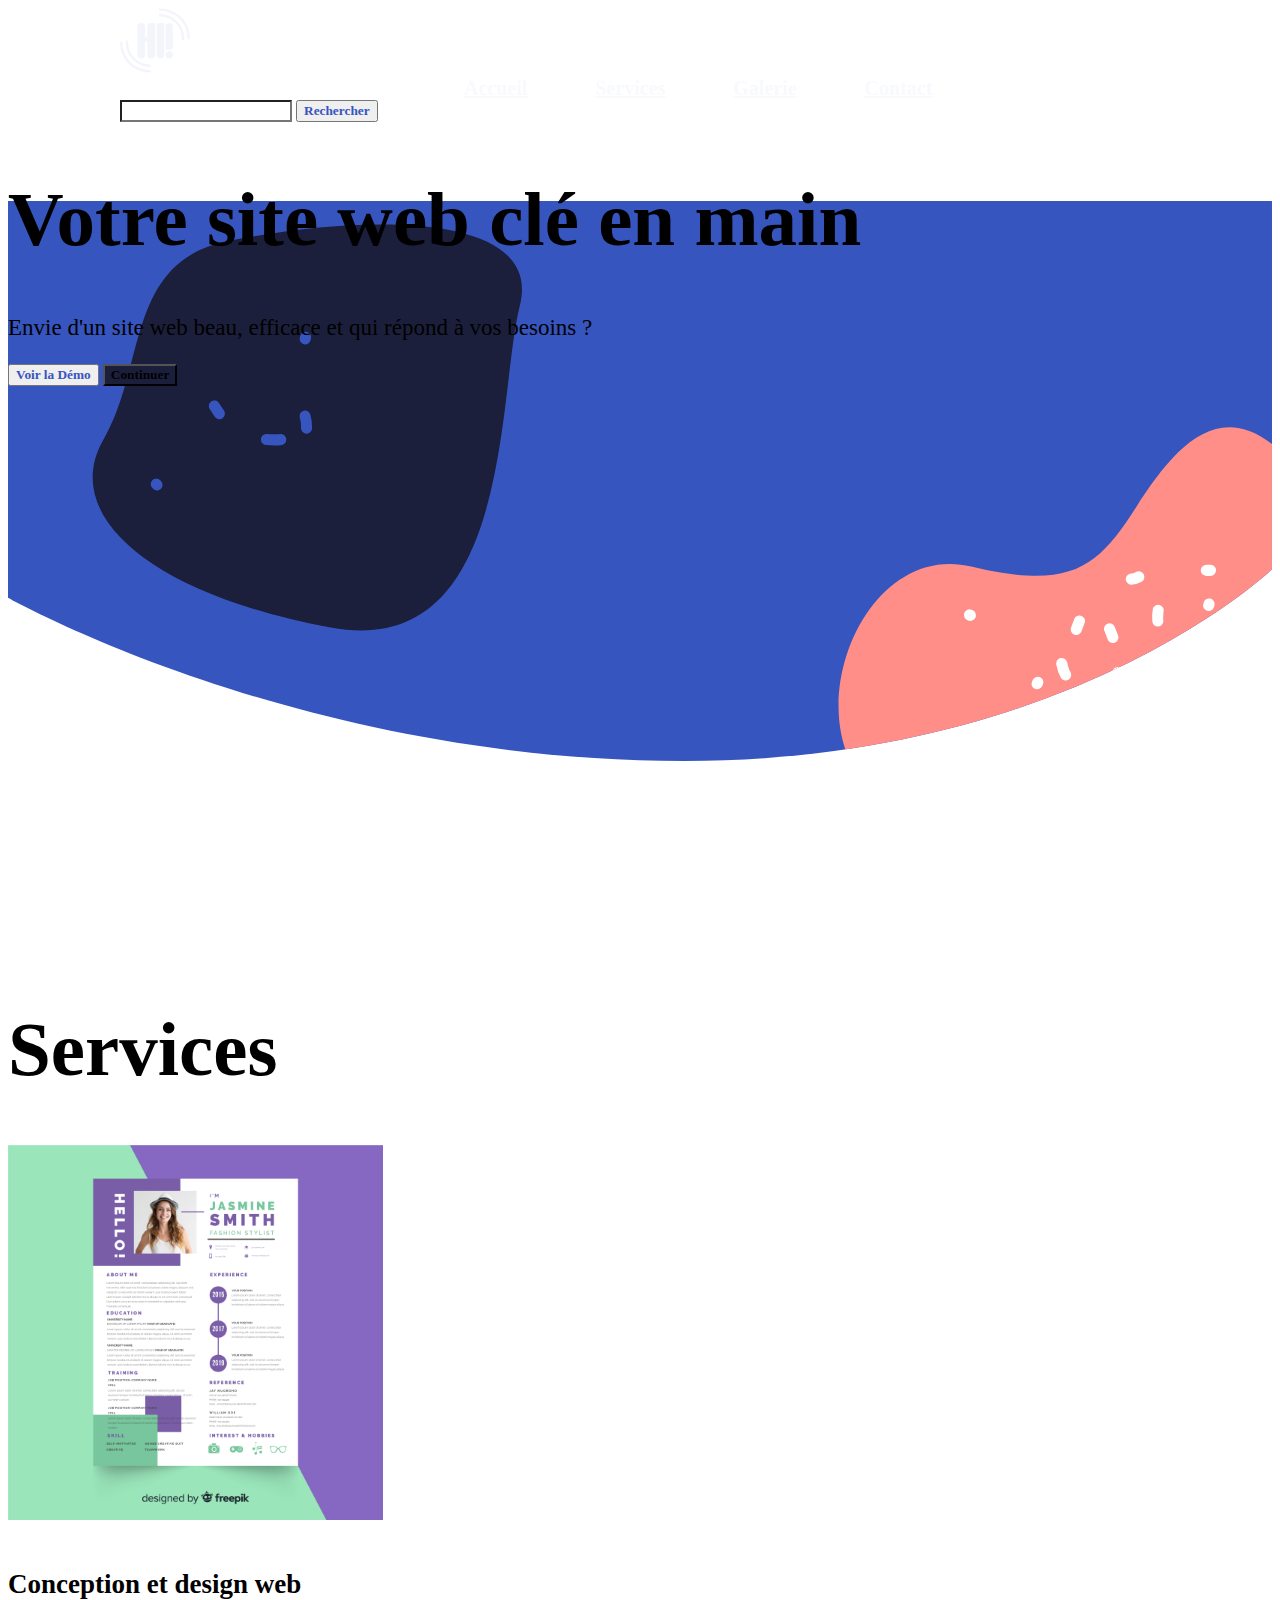
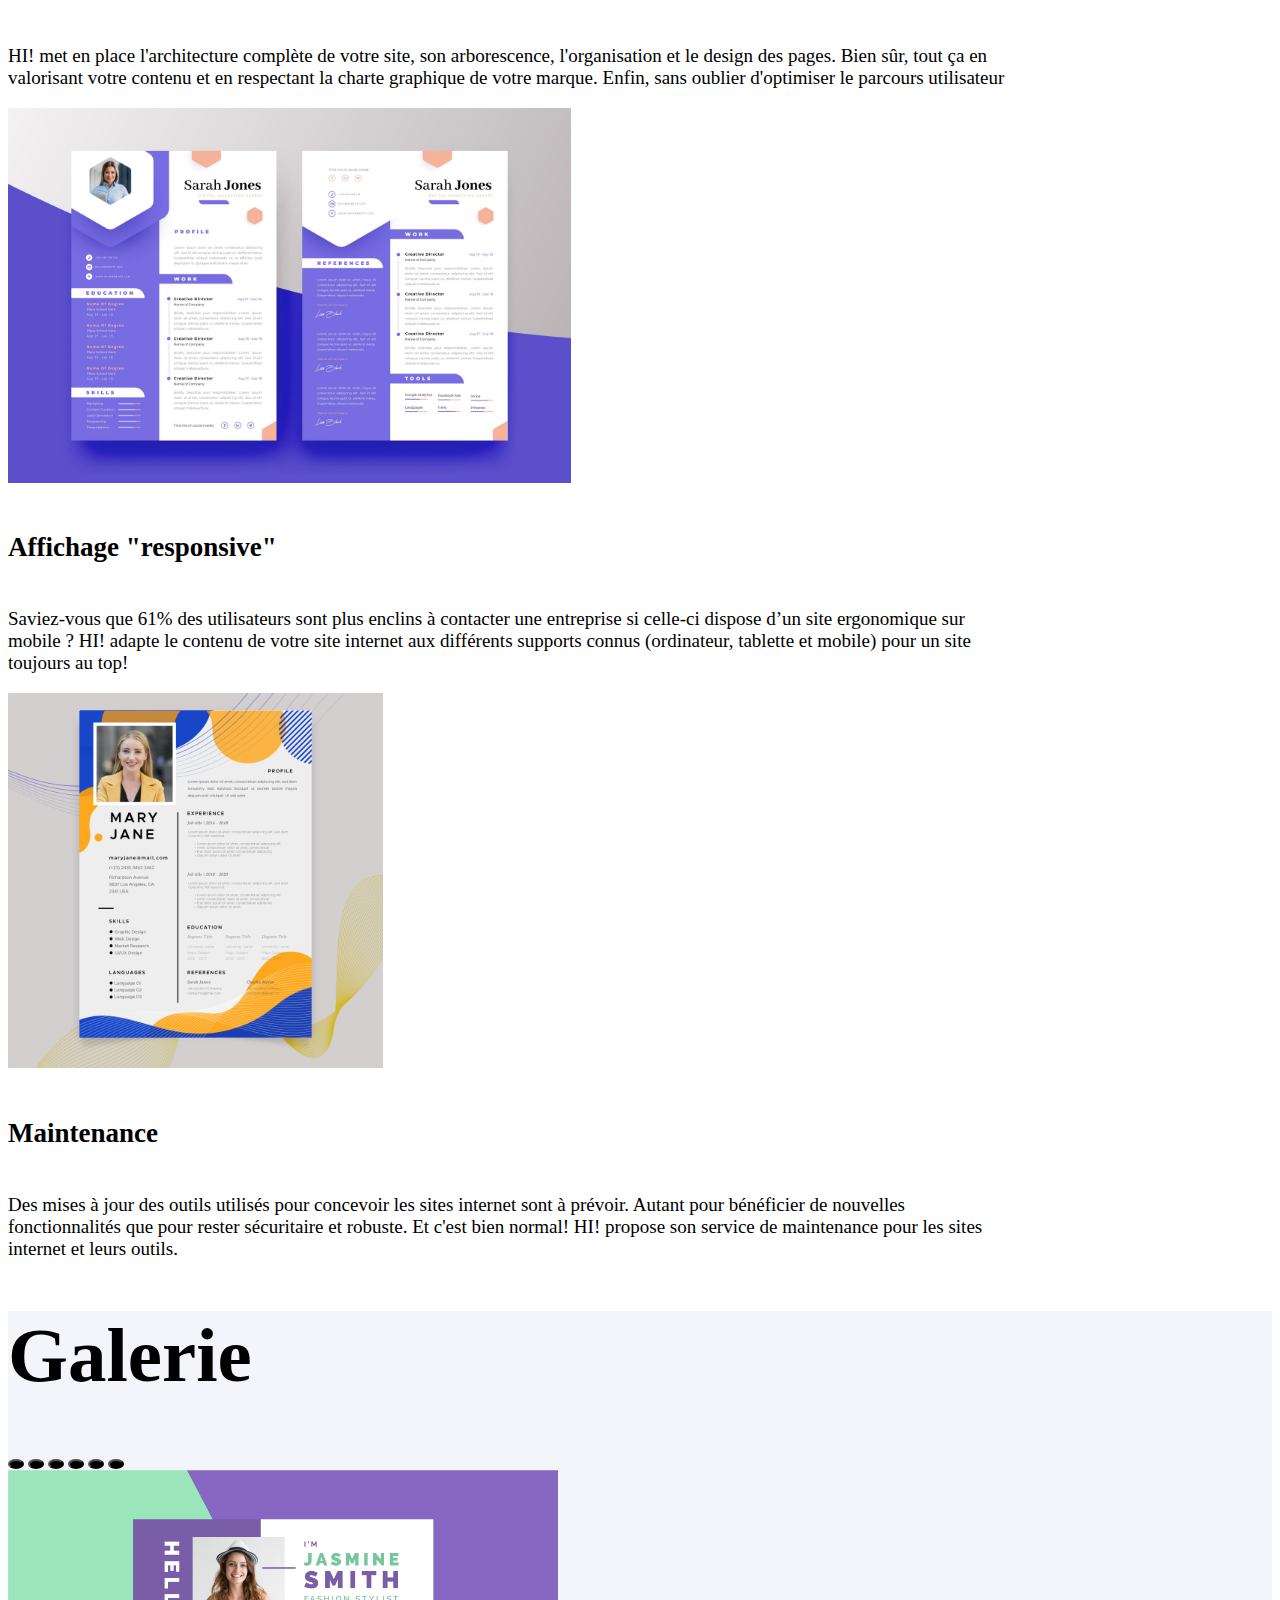
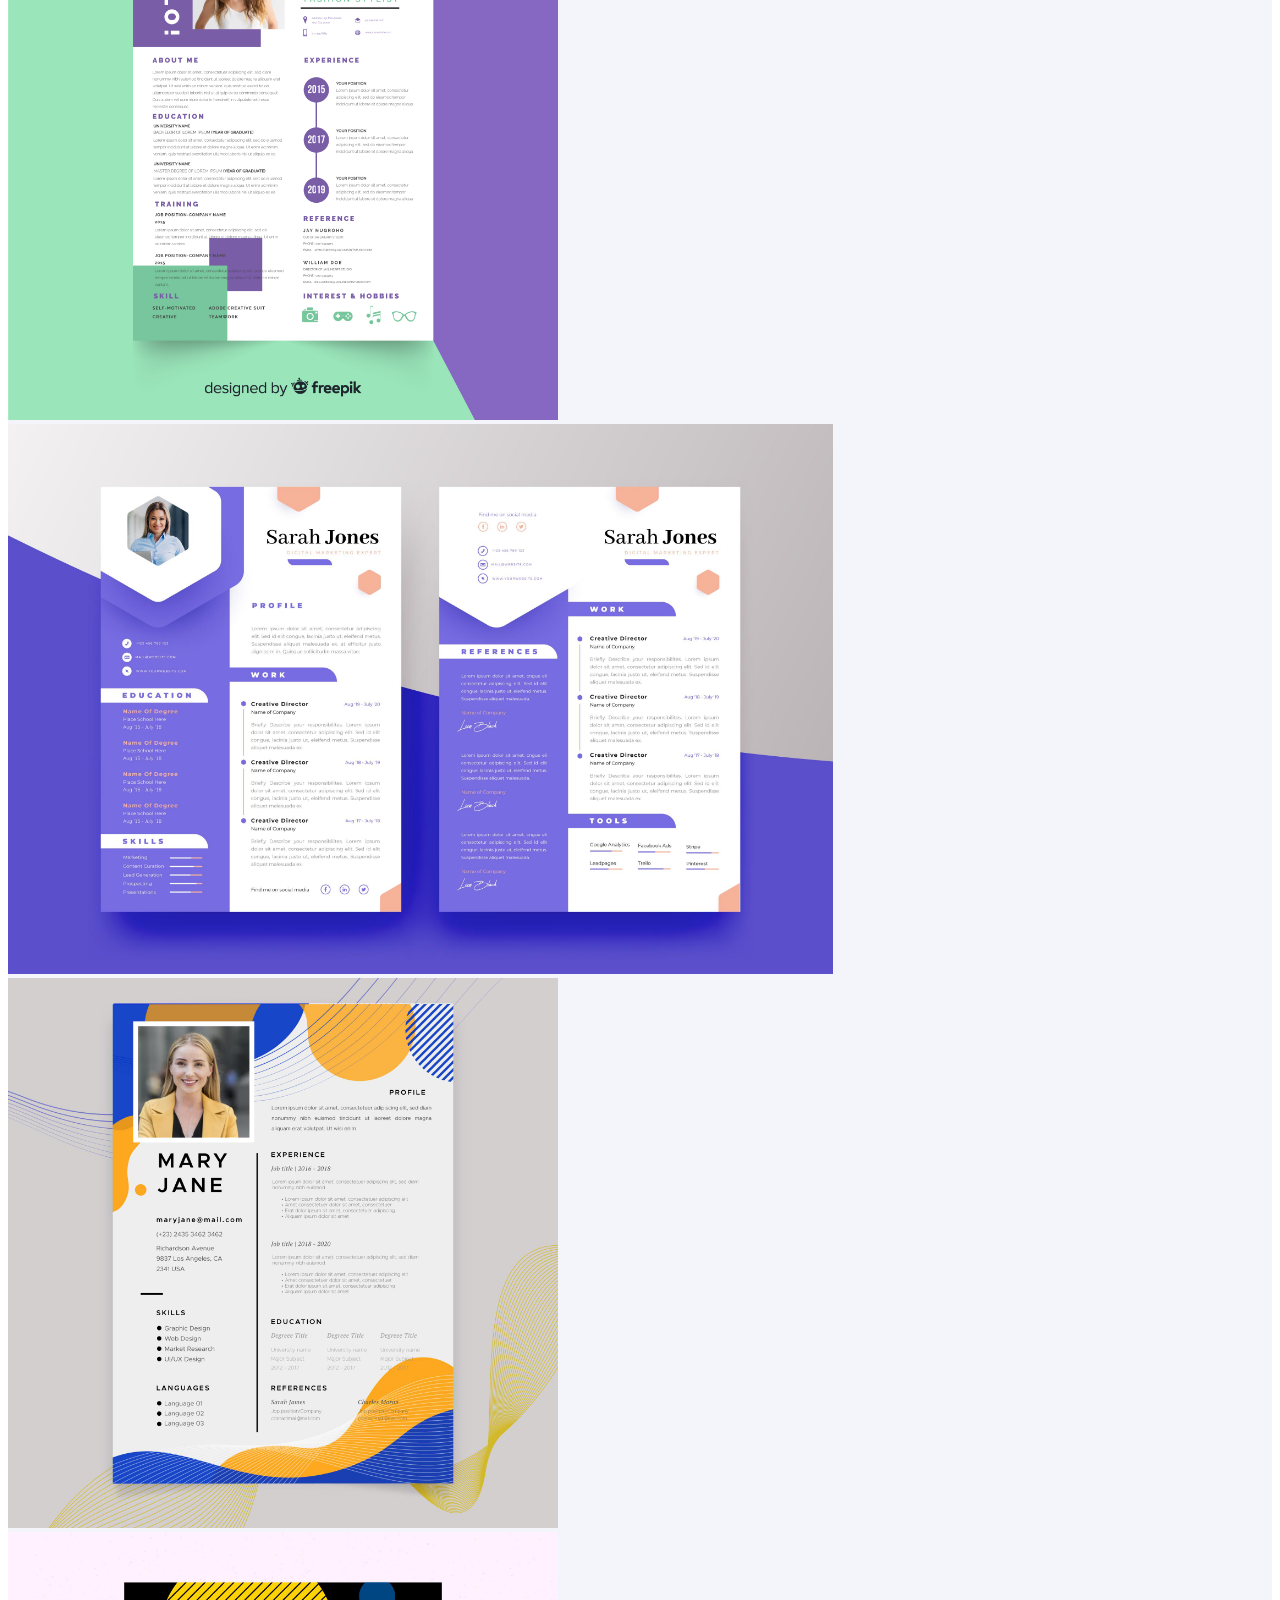
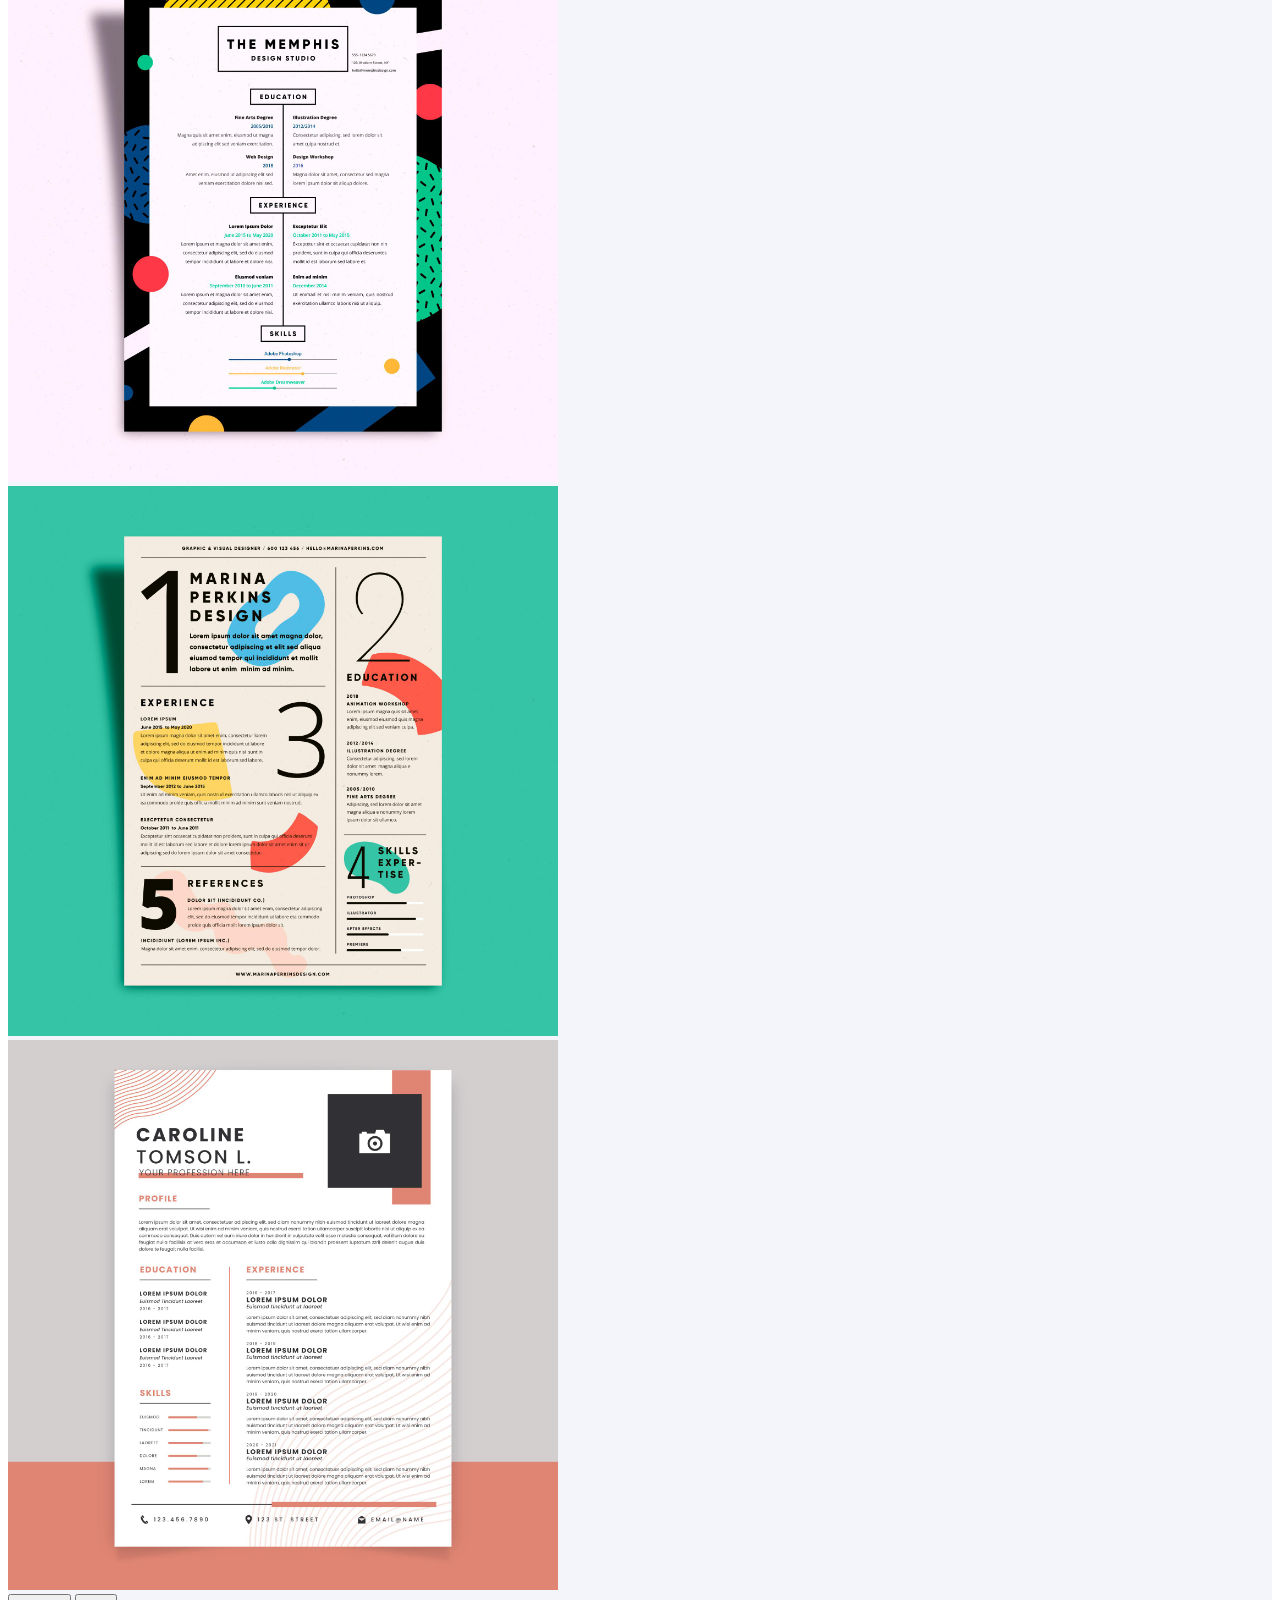
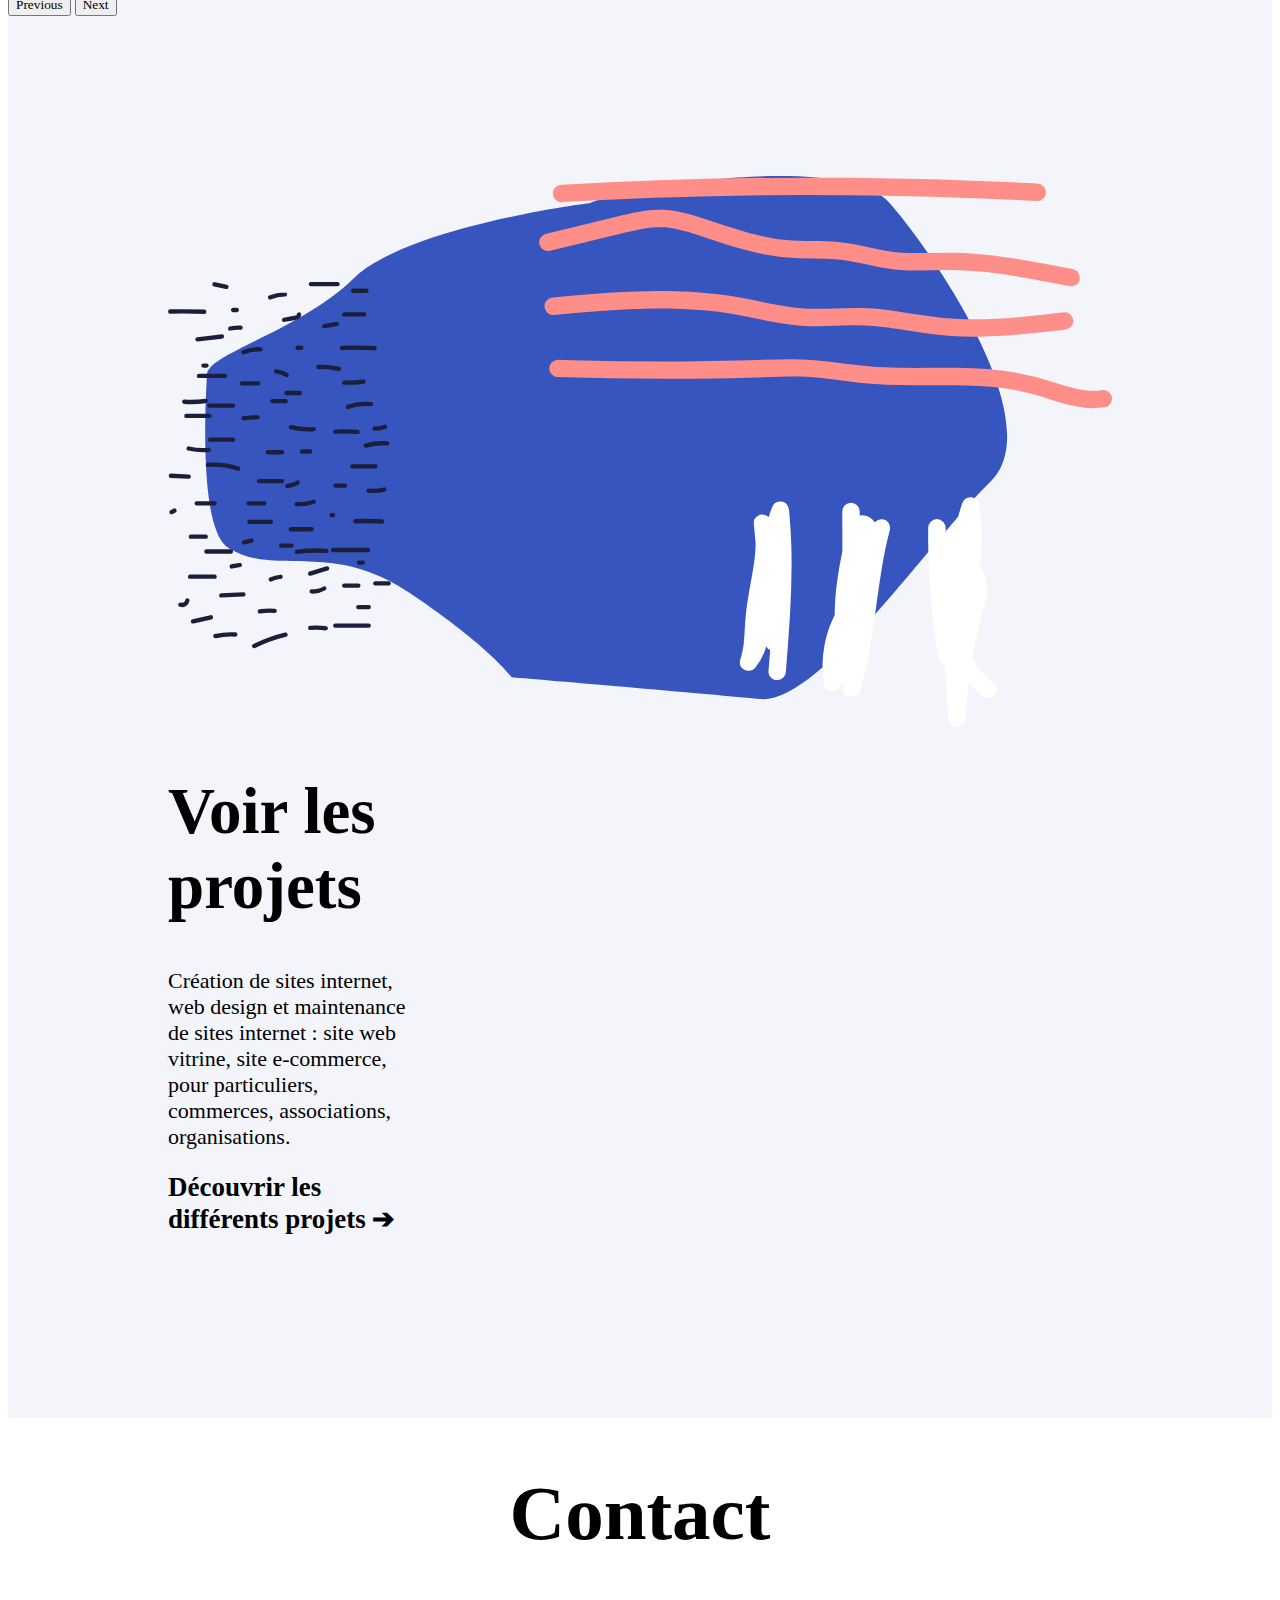
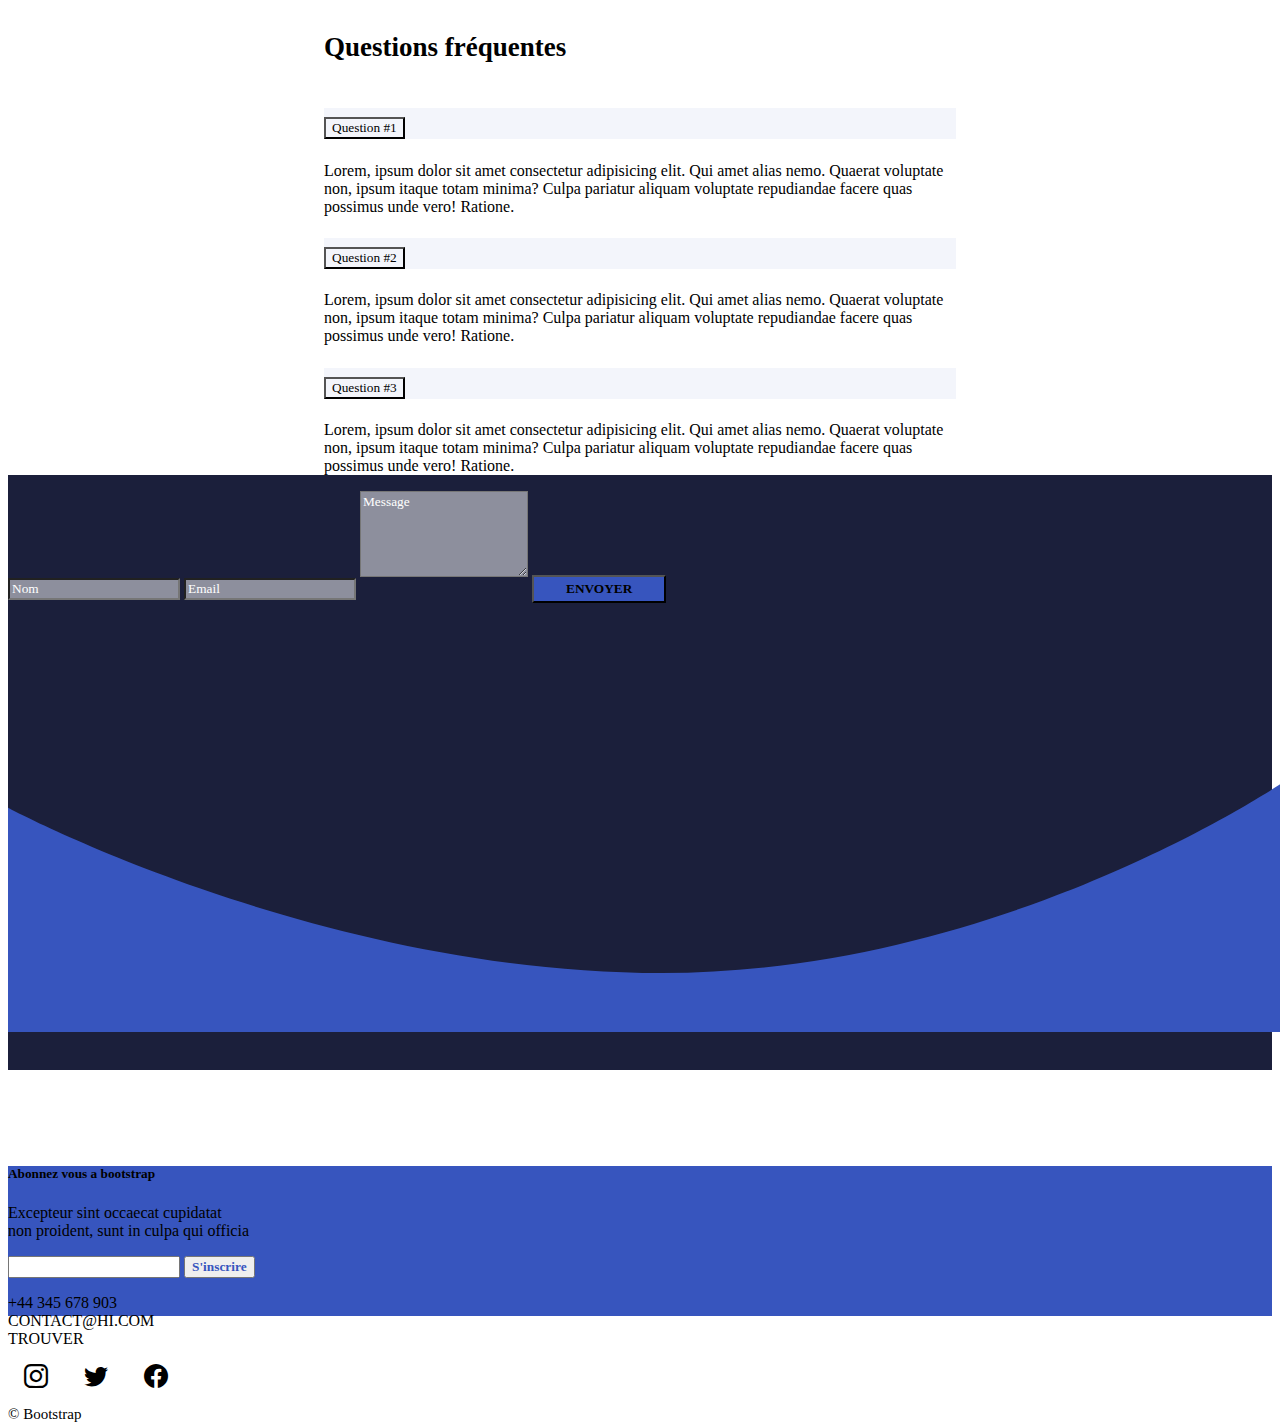
<file: Bootstrap/index.html>
<!DOCTYPE html>
<html lang="en">
<head>
    <meta charset="UTF-8">
    <meta http-equiv="X-UA-Compatible" content="IE=edge">
    <meta name="viewport" content="width=device-width, initial-scale=1.0">
    <title>BootStrap</title>
    <link href="https://cdn.jsdelivr.net/npm/bootstrap@5.1.3/dist/css/bootstrap.min.css" rel="stylesheet" integrity="sha384-1BmE4kWBq78iYhFldvKuhfTAU6auU8tT94WrHftjDbrCEXSU1oBoqyl2QvZ6jIW3" crossorigin="anonymous">
    <link rel="stylesheet" href="https://cdn.jsdelivr.net/npm/bootstrap-icons@1.8.1/font/bootstrap-icons.css">
    <link rel="stylesheet" href="style.css">
</head>
<body>
    
<header>
      <nav class="navbar navbar-light text-light">
        <div class="container-fluid">
          <a class="navbar-brand">
            <img src="img/logohi.svg" alt="" width="30" height="24" id="logo">
          </a>
          <div class="d-flex">
            <a class="nav-link" href="#">Accueil</a>
            <a class="nav-link" href="#">Services</a>
            <a class="nav-link" href="#">Galerie</a>
            <a class="nav-link" href="#">Contact</a>
          </div>
          <form class="d-flex">
            <input class="form-control me-2" type="search" placeholder="Rechercher" aria-label="Search">
            <button class="btn btn-light btn-lg" type="submit">Rechercher</button>
          </form>
        </div>
      </nav>
      <article class="h-75 text-light text-center d-flex flex-column justify-content-center align-items-center">
          <div class="w-25 p-2">
              <h1>Votre site web clé en main</h1>
          </div>
          <div class="w-25 p-2">
              <p>Envie d'un site web beau, efficace et qui répond à vos besoins ?</p>
          </div>
          <div class="w-25 p-2">
              <button type="button" class="btn btn-light btn-lg m-2">Voir la Démo</button>
              <button type="button" class="btn text-light btn-lg m-2">Continuer</button>
          </div>
      </article>
</header>

<section class="container-fluid w-80 mt-5 mb-5">
    <h1 class="m-5 text-center">Services</h1>
    <article class="row">
        <div class="col">
            <div class="card">
            <img src="img/01.jpg" class="card-img-top" alt="...">
            <div class="card-body">
              <h5 class="card-title">Conception et design web</h5>
              <p class="card-text">HI! met en place l'architecture complète de votre site, son arborescence, l'organisation et le design des pages. Bien sûr, tout ça en valorisant votre contenu et en respectant la charte graphique de votre marque. Enfin, sans oublier d'optimiser le parcours utilisateur</p>
            </div>
          </div>
        </div>
        <div class="col">
            <div class="card">
            <img src="img/02.jpg" class="card-img-top" alt="...">
            <div class="card-body">
              <h5 class="card-title">Affichage "responsive"</h5>
              <p class="card-text">Saviez-vous que 61% des utilisateurs sont plus enclins à contacter une entreprise si celle-ci dispose d’un site ergonomique sur mobile ? HI! adapte le contenu de votre site internet aux différents supports connus (ordinateur, tablette et mobile) pour un site toujours au top!</p>
            </div>
          </div>
        </div>
        <div class="col">
            <div class="card">
            <img src="img/03.jpg" class="card-img-top" alt="...">
            <div class="card-body">
              <h5 class="card-title">Maintenance</h5>
              <p class="card-text">Des mises à jour des outils utilisés pour concevoir les sites internet sont à prévoir. Autant pour bénéficier de nouvelles fonctionnalités que pour rester sécuritaire et robuste. Et c'est bien normal! HI! propose son service de maintenance pour les sites internet et leurs outils.</p>
            </div>
          </div>
        </div>
    </article>
</section>

<section class="container-fluid bg-grey">
  <article>
    <h1 class="text-center p-5">Galerie</h1>
    <div id="carouselExampleIndicators" class="carousel slide w-25 pb-5" data-bs-ride="carousel">
        <div class="carousel-indicators">
          <button type="button" data-bs-target="#carouselExampleIndicators" data-bs-slide-to="0" class="active" aria-current="true" aria-label="Slide 1"></button>
          <button type="button" data-bs-target="#carouselExampleIndicators" data-bs-slide-to="1" aria-label="Slide 2"></button>
          <button type="button" data-bs-target="#carouselExampleIndicators" data-bs-slide-to="2" aria-label="Slide 3"></button>
          <button type="button" data-bs-target="#carouselExampleIndicators" data-bs-slide-to="3" aria-label="Slide 4"></button>
          <button type="button" data-bs-target="#carouselExampleIndicators" data-bs-slide-to="4" aria-label="Slide 5"></button>
          <button type="button" data-bs-target="#carouselExampleIndicators" data-bs-slide-to="5" aria-label="Slide 6"></button>
        </div>
        <div class="carousel-inner">
          <div class="carousel-item active">
            <img src="img/01.jpg" class="d-block w-100" alt="...">
          </div>
          <div class="carousel-item">
            <img src="img/02.jpg" class="d-block w-100" alt="...">
          </div>
          <div class="carousel-item">
            <img src="img/03.jpg" class="d-block w-100" alt="...">
          </div>
          <div class="carousel-item">
            <img src="img/3910534.jpg" class="d-block w-100" alt="...">
          </div>
          <div class="carousel-item">
            <img src="img/3917503.jpg" class="d-block w-100" alt="...">
          </div>
          <div class="carousel-item">
            <img src="img/4361964.jpg" class="d-block w-100" alt="...">
          </div>
        </div>
        <button class="carousel-control-prev" type="button" data-bs-target="#carouselExampleIndicators" data-bs-slide="prev">
          <span class="carousel-control-prev-icon" aria-hidden="true"></span>
          <span class="visually-hidden">Previous</span>
        </button>
        <button class="carousel-control-next" type="button" data-bs-target="#carouselExampleIndicators" data-bs-slide="next">
          <span class="carousel-control-next-icon" aria-hidden="true"></span>
          <span class="visually-hidden">Next</span>
        </button>
      </div>
  </article>

  <article class="d-flex" id="article-projet">
    <div class="w-50">
      <img id="img-projet" src="img/graphisme-1.svg" alt="">
    </div>
    <div class="w-26">
      <h1 id="title-projet">Voir les projets</h1>
      <p id="paragraphe-projet">Création de sites internet, web design et maintenance de sites internet : site web vitrine, site e-commerce, pour particuliers, commerces, associations, organisations.</p>
      <h2>Découvrir les différents projets ➔</h2>
    </div>
  </article>
</section>

<section class="container-fluid" id="section-contact">
  <h1>Contact</h1>
  <article id="article-contact" class="p-5">
  <h2 id="title-contact">Questions fréquentes</h2>
  <div class="accordion" id="accordionExample">
    <div class="accordion-item">
      <h2 class="accordion-header" id="headingOne">
        <button class="accordion-button" type="button" data-bs-toggle="collapse" data-bs-target="#collapseOne" aria-expanded="true" aria-controls="collapseOne">
          Question #1
        </button>
      </h2>
      <div id="collapseOne" class="accordion-collapse collapse show" aria-labelledby="headingOne" data-bs-parent="#accordionExample">
        <div class="accordion-body">
          Lorem, ipsum dolor sit amet consectetur adipisicing elit. Qui amet alias nemo. Quaerat voluptate non, ipsum itaque totam minima? Culpa pariatur aliquam voluptate repudiandae facere quas possimus unde vero! Ratione.
        </div>
      </div>
    </div>
    <div class="accordion-item">
      <h2 class="accordion-header" id="headingTwo">
        <button class="accordion-button collapsed" type="button" data-bs-toggle="collapse" data-bs-target="#collapseTwo" aria-expanded="false" aria-controls="collapseTwo">
          Question #2
        </button>
      </h2>
      <div id="collapseTwo" class="accordion-collapse collapse" aria-labelledby="headingTwo" data-bs-parent="#accordionExample">
        <div class="accordion-body">
          Lorem, ipsum dolor sit amet consectetur adipisicing elit. Qui amet alias nemo. Quaerat voluptate non, ipsum itaque totam minima? Culpa pariatur aliquam voluptate repudiandae facere quas possimus unde vero! Ratione.
        </div>
      </div>
    </div>
    <div class="accordion-item">
      <h2 class="accordion-header" id="headingThree">
        <button class="accordion-button collapsed" type="button" data-bs-toggle="collapse" data-bs-target="#collapseThree" aria-expanded="false" aria-controls="collapseThree">
          Question #3
        </button>
      </h2>
      <div id="collapseThree" class="accordion-collapse collapse" aria-labelledby="headingThree" data-bs-parent="#accordionExample">
        <div class="accordion-body">
          Lorem, ipsum dolor sit amet consectetur adipisicing elit. Qui amet alias nemo. Quaerat voluptate non, ipsum itaque totam minima? Culpa pariatur aliquam voluptate repudiandae facere quas possimus unde vero! Ratione.
        </div>
      </div>
    </div>
  </div>
</article>
</section>

<section id="form-footer" class="container-fluid pt-5 d-flex">
  <form action="#" class="w-50">
    <input type="text" class="form-control" placeholder="Nom">
    <input type="email" class="form-control" placeholder="Email">
    <textarea class="form-control" rows="5" placeholder="Message"></textarea>
    <input class="btn text-light" type="button" value="ENVOYER" id="btn-form-footer">
  </form>
  <img src="img/separateur-bas-page.svg" id="img-form">
</section>

<footer class="text-light">
  <article id="footer-article" class="d-flex">
    <div>
      <h5>Abonnez vous a bootstrap</h5>
      <p>Excepteur sint occaecat cupidatat<br>non proident, sunt in culpa qui officia</p>
    </div>
    <div>
      <form class="d-flex">
        <input class="form-control me-2" type="search" placeholder="Rechercher" aria-label="Search">
        <button class="btn btn-light" type="submit" id="inscrire-btn">S'inscrire</button>
      </form>
    </div>
    <div>
      <p>+44 345 678 903
        <br>
        CONTACT@HI.COM
        <br>
        TROUVER</p>
    </div>
    <div>
      <i class="bi bi-instagram"></i>
      <i class="bi bi-twitter"></i>
      <i class="bi bi-facebook"></i>
    </div>
  </article>
  <p id="copyright" class="text-center">© Bootstrap</p>
</footer>
<script src="https://cdn.jsdelivr.net/npm/bootstrap@5.1.3/dist/js/bootstrap.bundle.min.js" integrity="sha384-ka7Sk0Gln4gmtz2MlQnikT1wXgYsOg+OMhuP+IlRH9sENBO0LRn5q+8nbTov4+1p" crossorigin="anonymous"></script>
</body>
</html>
</file>
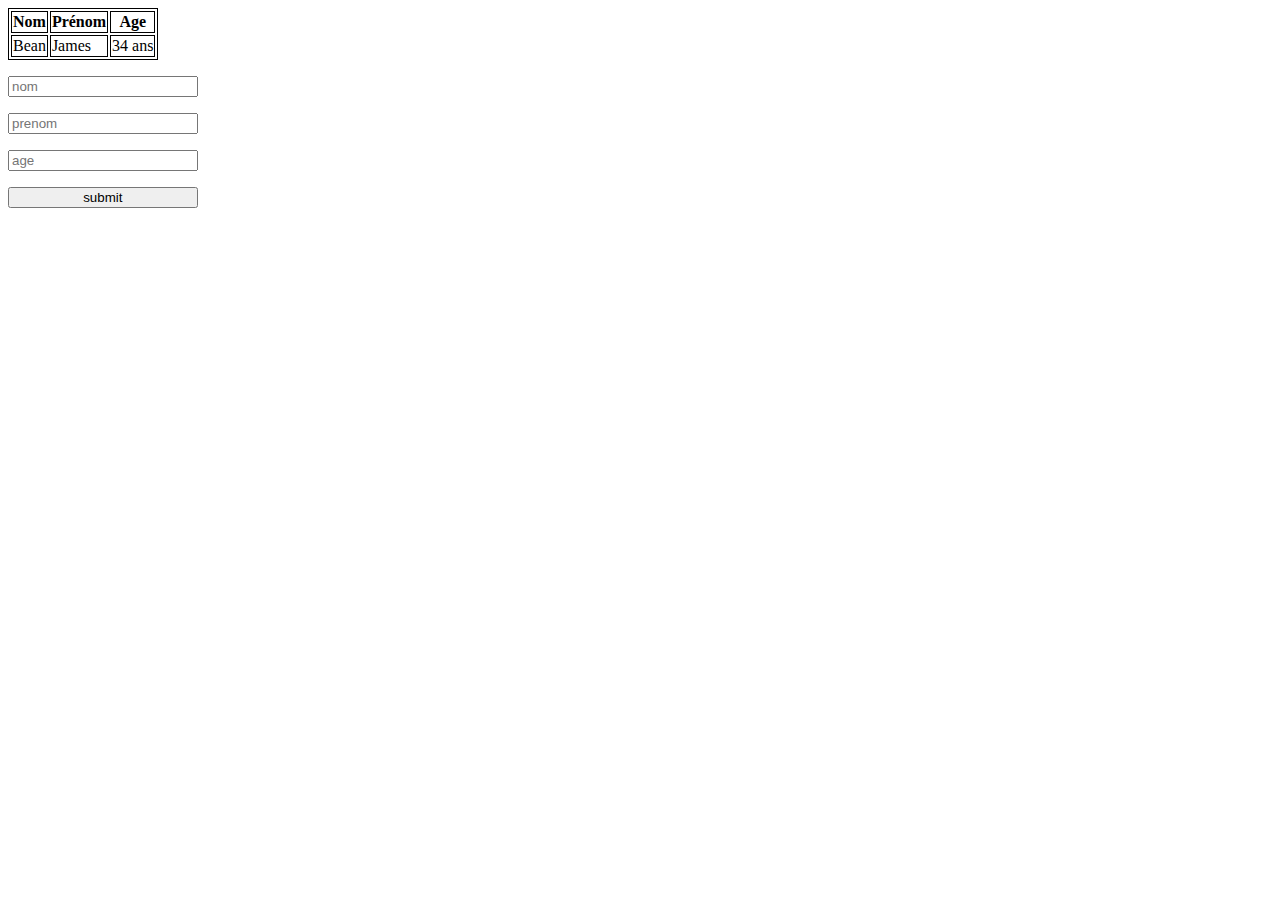
<file: dynamicTableJS/index.html>
<!DOCTYPE html>
<html lang="en">
<head>
    <meta charset="UTF-8">
    <meta http-equiv="X-UA-Compatible" content="IE=edge">
    <meta name="viewport" content="width=device-width, initial-scale=1.0">
    <title>Document</title>
    <link rel="stylesheet" href="assets/style/style.css">
</head>
<body>

    <table>
        <thead>
            <tr>
                <th>Nom</th>
                <th>Prénom</th>
                <th>Age</th>
            </tr>
        </thead>
        <tbody>
            <tr>
                <td>Bean</td>
                <td>James</td>
                <td>34 ans</td>
            </tr>
        </tbody>
    </table>

    <article>
        <input type="text" name="nom" id="nom" placeholder="nom">
        <input type="text" name="prenom" id="prenom" placeholder="prenom">
        <input type="number" name="age" id="age" placeholder="age">
        <input type="submit" value="submit" id="submit">
    </article>

    <script src="assets/js/script.js"></script>
</body>
</html>
</file>
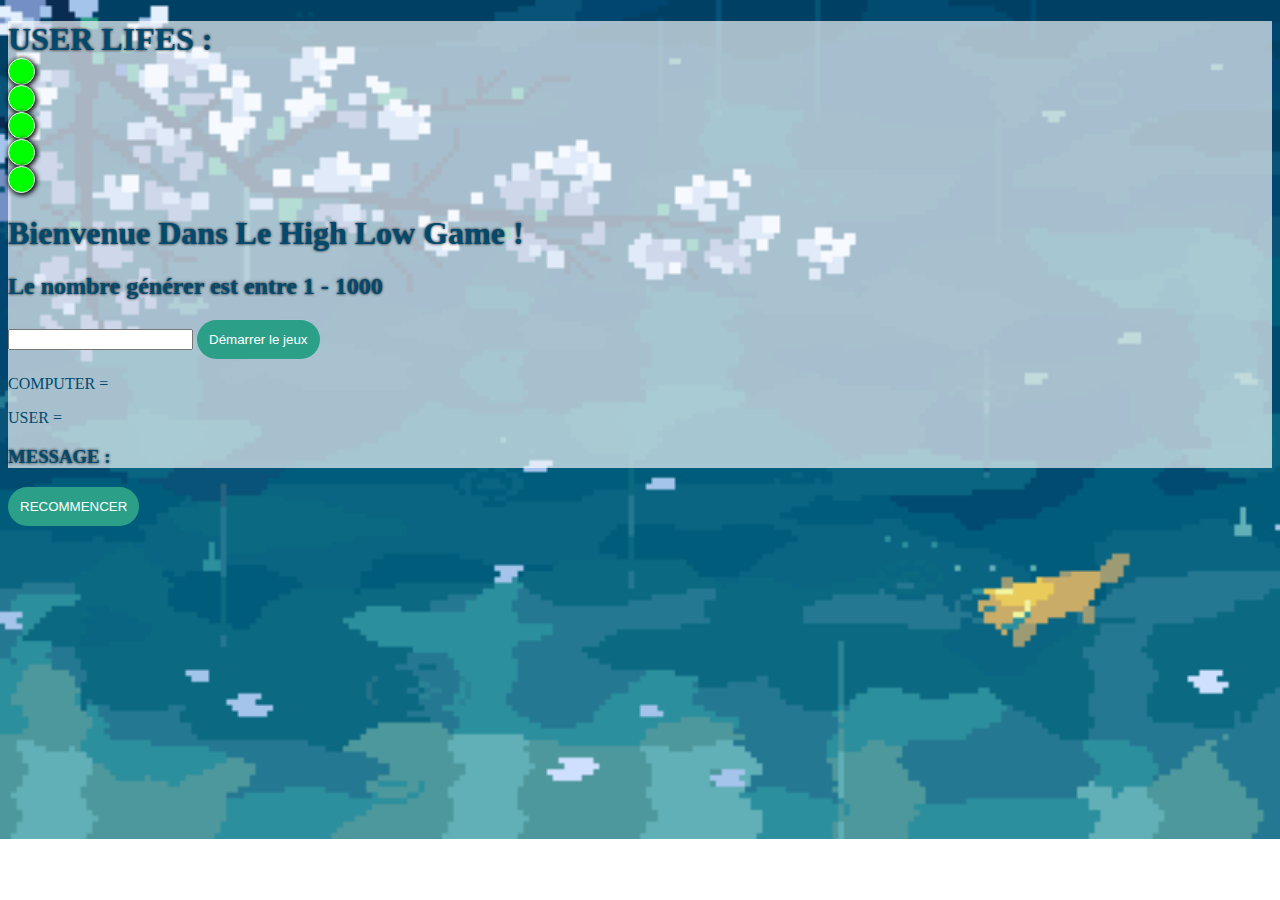
<file: HighLowJS/index.html>
<!DOCTYPE html>
<html lang="en">
<head>
    <meta charset="UTF-8">
    <meta http-equiv="X-UA-Compatible" content="IE=edge">
    <meta name="viewport" content="width=device-width, initial-scale=1.0">
    <title>Document</title>
    <link href="https://cdn.jsdelivr.net/npm/bootstrap@5.1.3/dist/css/bootstrap.min.css" rel="stylesheet" integrity="sha384-1BmE4kWBq78iYhFldvKuhfTAU6auU8tT94WrHftjDbrCEXSU1oBoqyl2QvZ6jIW3" crossorigin="anonymous">
    <link rel="stylesheet" href="style.css">
</head>
<body class="d-flex align-items-center justify-content-center flex-column">
    
    <section class="d-flex flex-column align-items-center m-5 p-2 rounded border border-2 shadow w-50 text-center">
        <h1 class="d-flex align-items-center h1">USER LIFES : 
            <div class="circle m-2"></div>
            <div class="circle m-2"></div>
            <div class="circle m-2"></div>
            <div class="circle m-2"></div>
            <div class="circle m-2"></div>
        </h1>
        <h1 class="display-6 m-3">Bienvenue Dans Le High Low Game !</h1>
        <h2 class="display-6 m-3">Le nombre générer est entre 1 - 1000</h2>
        <input type="text" name="" id="user-input">
        <button class="lead m-3" id="btn">Démarrer le jeux</button>
        <p>COMPUTER = <span id="computer-choice"></span></p>
        <p>USER = <span id="user-choice"></span></p>
        <h3 class="display-6 m-3">MESSAGE : <span id="message"></span></h3>
    </section>
    <button id="restart">RECOMMENCER</button>
    <script src="script.js"></script>
</body>
</html>
</file>
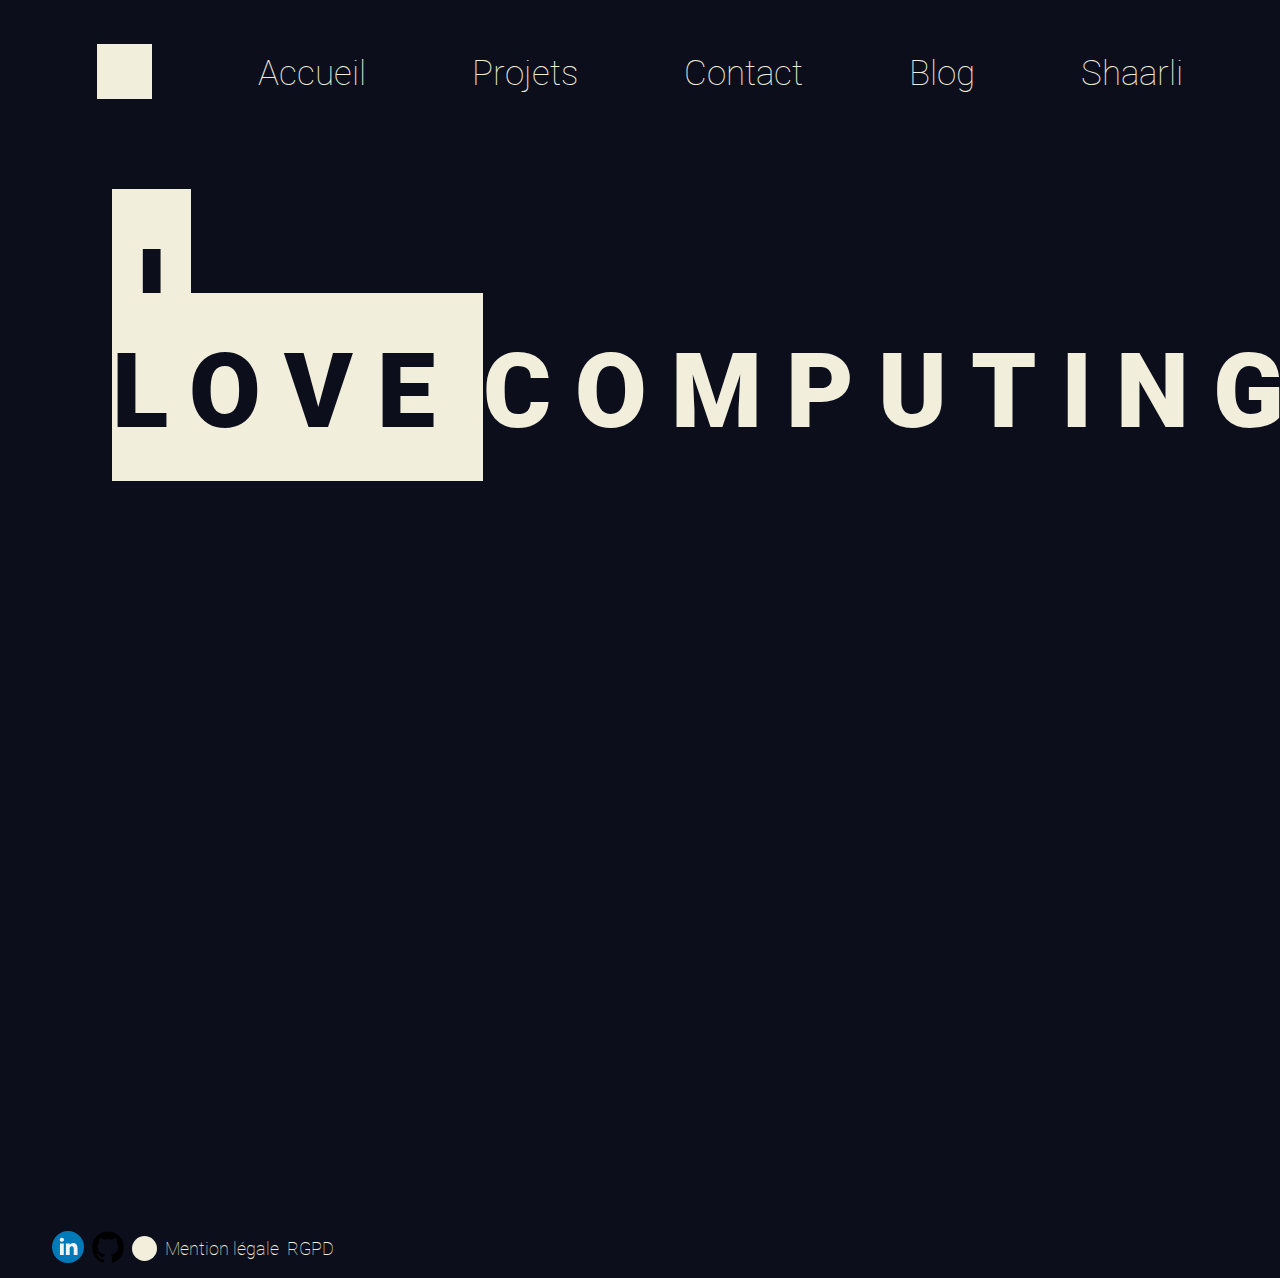
<file: iLoveToCodeCSS/index.html>
<!DOCTYPE html>
<html lang="en">
<head>
    <meta charset="UTF-8">
    <meta http-equiv="X-UA-Compatible" content="IE=edge">
    <meta name="viewport" content="width=device-width, initial-scale=1.0">
    <title>Intégration</title>
    <link rel="stylesheet" href="assets/style/style.css">
    <meta name="description" content="integration html et css">
</head>
<body class="dark-blue-bg">
    <!-- MAIN PAGE HEADER  -->
    <header class="white-break-text">
        <nav>
            <ul id="navbar">
                <li><div id="square" class="white-break-bg"></div></li>
                <li><a class="white-break-text" href="index.html">Accueil</a></li>
                <li><a class="white-break-text" href="projets.html">Projets</a></li>
                <li><a class="white-break-text" href="contact.html">Contact</a></li>
                <li><a class="white-break-text" href="#">Blog</a></li>
                <li><a class="white-break-text" href="#">Shaarli</a></li>
            </ul>
        </nav>
    </header>
    <section>
        <h1 class="dark-blue-bg white-break-text"><span id="no-bg" class="white-break-bg dark-blue-text">I LOVE</span><span id="word">COMPUTING</span> </h1>
    </section>
    <!-- MAIN PAGE SECTION  -->
    <section id="section-paragraph">
        <p class="white-break-text">
            Développeur depuis 2002, je réalise vos projets depuis 2021. Voir vos ambitions se réalisées est le moteur de ma société. Conception ergonomique et sobre, pour un affichage toujours plus </p>

        <div><p class="white-break-text">
            rapide. Mise en place d'une stratégie SEO gagnante pour un référencement de qualité. Nous accompagnons tout types de structure vers une transition numérique.</p>
            <button class="dark-blue-bg"><a class="white-break-text" href="contact.html">Contact</a></button>
        </div>
    </section>
    <!-- MAIN PAGE FOOTER  -->
    <footer>
        <ul id="footer">
            <li><a class="white-break-text" href="#">
                <svg width="32px" height="32px" version="1.1" id="Capa_1" xmlns="http://www.w3.org/2000/svg" xmlns:xlink="http://www.w3.org/1999/xlink" x="0px" y="0px"
	 viewBox="0 0 112.196 112.196" style="enable-background:new 0 0 112.196 112.196;" xml:space="preserve">
                    <g>
                        <circle style="fill:#007AB9;" cx="56.098" cy="56.097" r="56.098"/>
                        <g>
                            <path style="fill:#F1F2F2;" d="M89.616,60.611v23.128H76.207V62.161c0-5.418-1.936-9.118-6.791-9.118
                                c-3.705,0-5.906,2.491-6.878,4.903c-0.353,0.862-0.444,2.059-0.444,3.268v22.524H48.684c0,0,0.18-36.546,0-40.329h13.411v5.715
                                c-0.027,0.045-0.065,0.089-0.089,0.132h0.089v-0.132c1.782-2.742,4.96-6.662,12.085-6.662
                                C83.002,42.462,89.616,48.226,89.616,60.611L89.616,60.611z M34.656,23.969c-4.587,0-7.588,3.011-7.588,6.967
                                c0,3.872,2.914,6.97,7.412,6.97h0.087c4.677,0,7.585-3.098,7.585-6.97C42.063,26.98,39.244,23.969,34.656,23.969L34.656,23.969z
                                M27.865,83.739H41.27V43.409H27.865V83.739z"/>
                        </g>
                    </g>
                </svg>
            </a></li>    
            <li><a class="white-break-text" href="#">
<svg width="32px" height="32px" viewBox="0 0 32 32" xmlns="http://www.w3.org/2000/svg">
                    <path d="M16 0.396c-8.839 0-16 7.167-16 16 0 7.073 4.584 13.068 10.937 15.183 0.803 0.151 1.093-0.344 1.093-0.772 0-0.38-0.009-1.385-0.015-2.719-4.453 0.964-5.391-2.151-5.391-2.151-0.729-1.844-1.781-2.339-1.781-2.339-1.448-0.989 0.115-0.968 0.115-0.968 1.604 0.109 2.448 1.645 2.448 1.645 1.427 2.448 3.744 1.74 4.661 1.328 0.14-1.031 0.557-1.74 1.011-2.135-3.552-0.401-7.287-1.776-7.287-7.907 0-1.751 0.62-3.177 1.645-4.297-0.177-0.401-0.719-2.031 0.141-4.235 0 0 1.339-0.427 4.4 1.641 1.281-0.355 2.641-0.532 4-0.541 1.36 0.009 2.719 0.187 4 0.541 3.043-2.068 4.381-1.641 4.381-1.641 0.859 2.204 0.317 3.833 0.161 4.235 1.015 1.12 1.635 2.547 1.635 4.297 0 6.145-3.74 7.5-7.296 7.891 0.556 0.479 1.077 1.464 1.077 2.959 0 2.14-0.020 3.864-0.020 4.385 0 0.416 0.28 0.916 1.104 0.755 6.4-2.093 10.979-8.093 10.979-15.156 0-8.833-7.161-16-16-16z"/>
                </svg>
            </a></li>
            <li><div id="circle" class="white-break-bg"></div></li>
            <li><a class="white-break-text" href="#">Mention légale</a></li>
            <li><a class="white-break-text"href="#">RGPD</a></li>
        </ul>
    </footer>

<script src="script/script.js"></script>
<script src="https://ajax.googleapis.com/ajax/libs/jquery/1.9.1/jquery.min.js"></script>
</body>
</html>
</file>
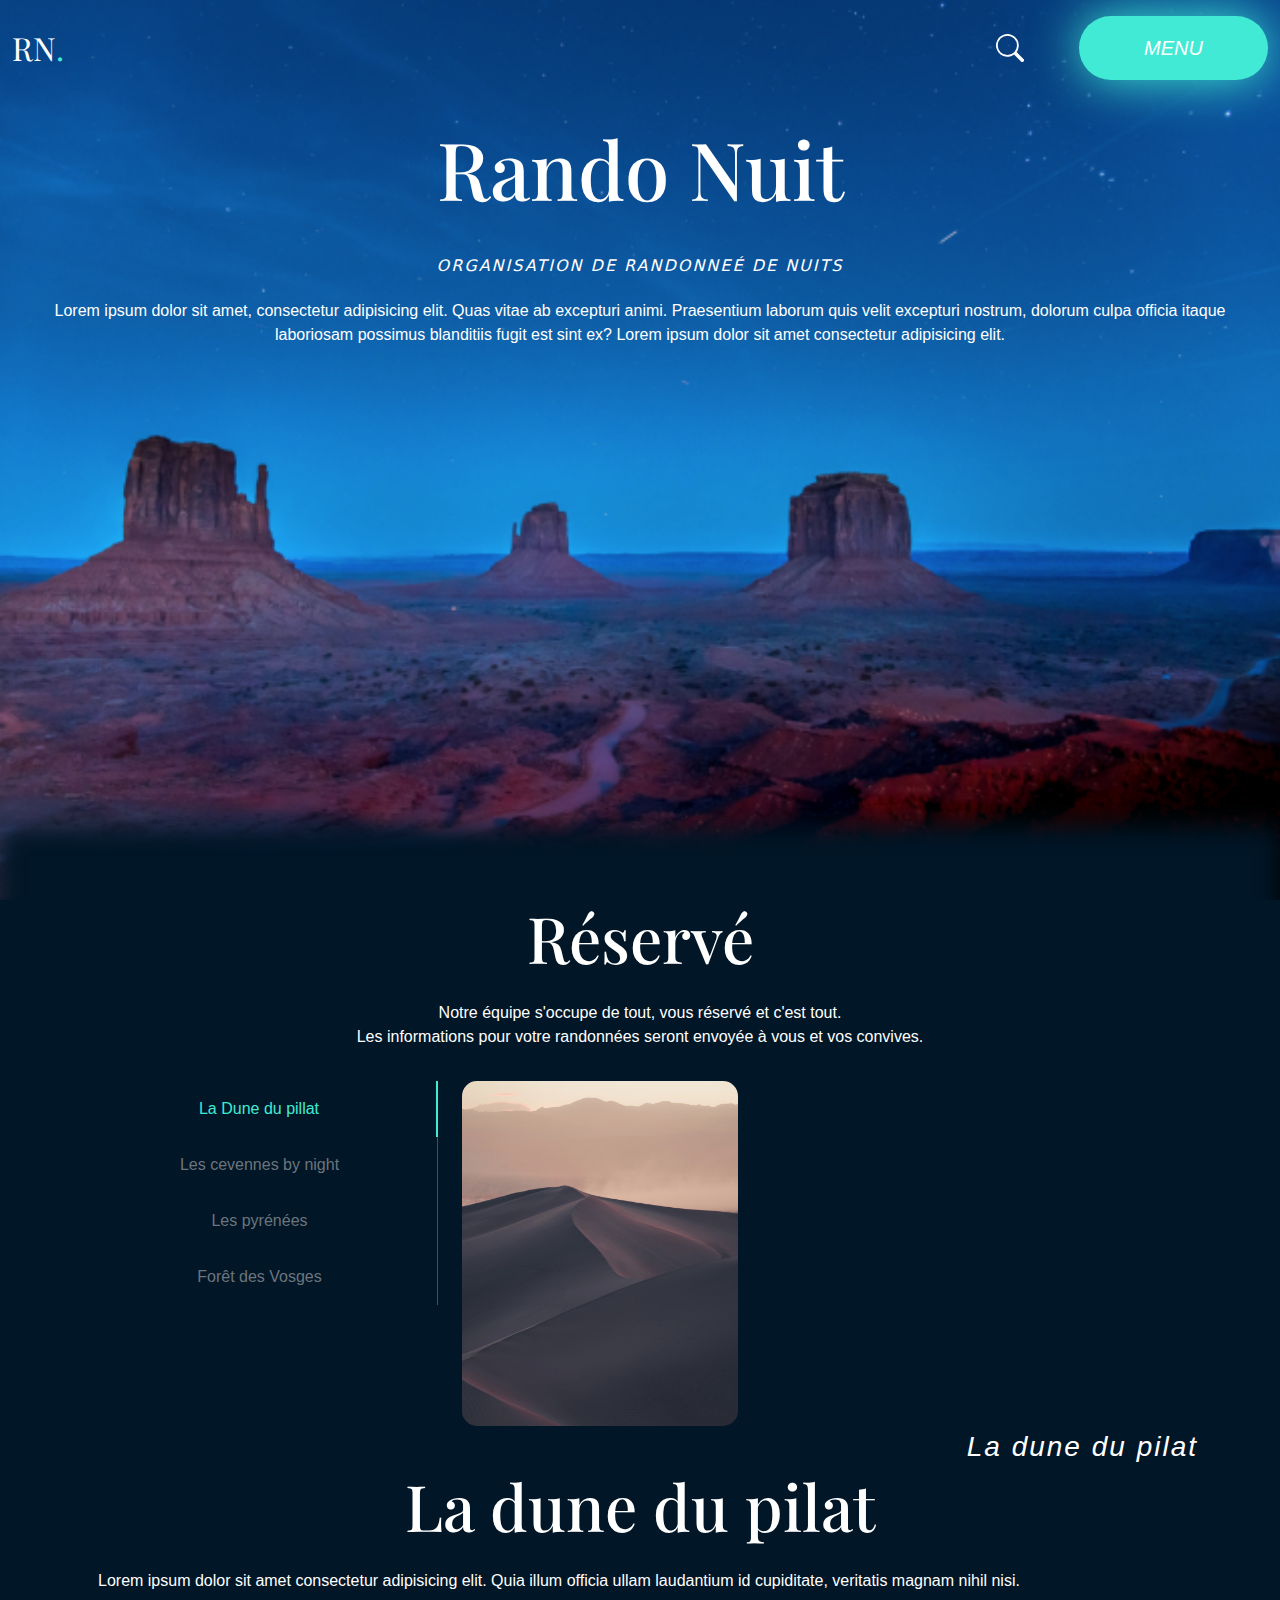
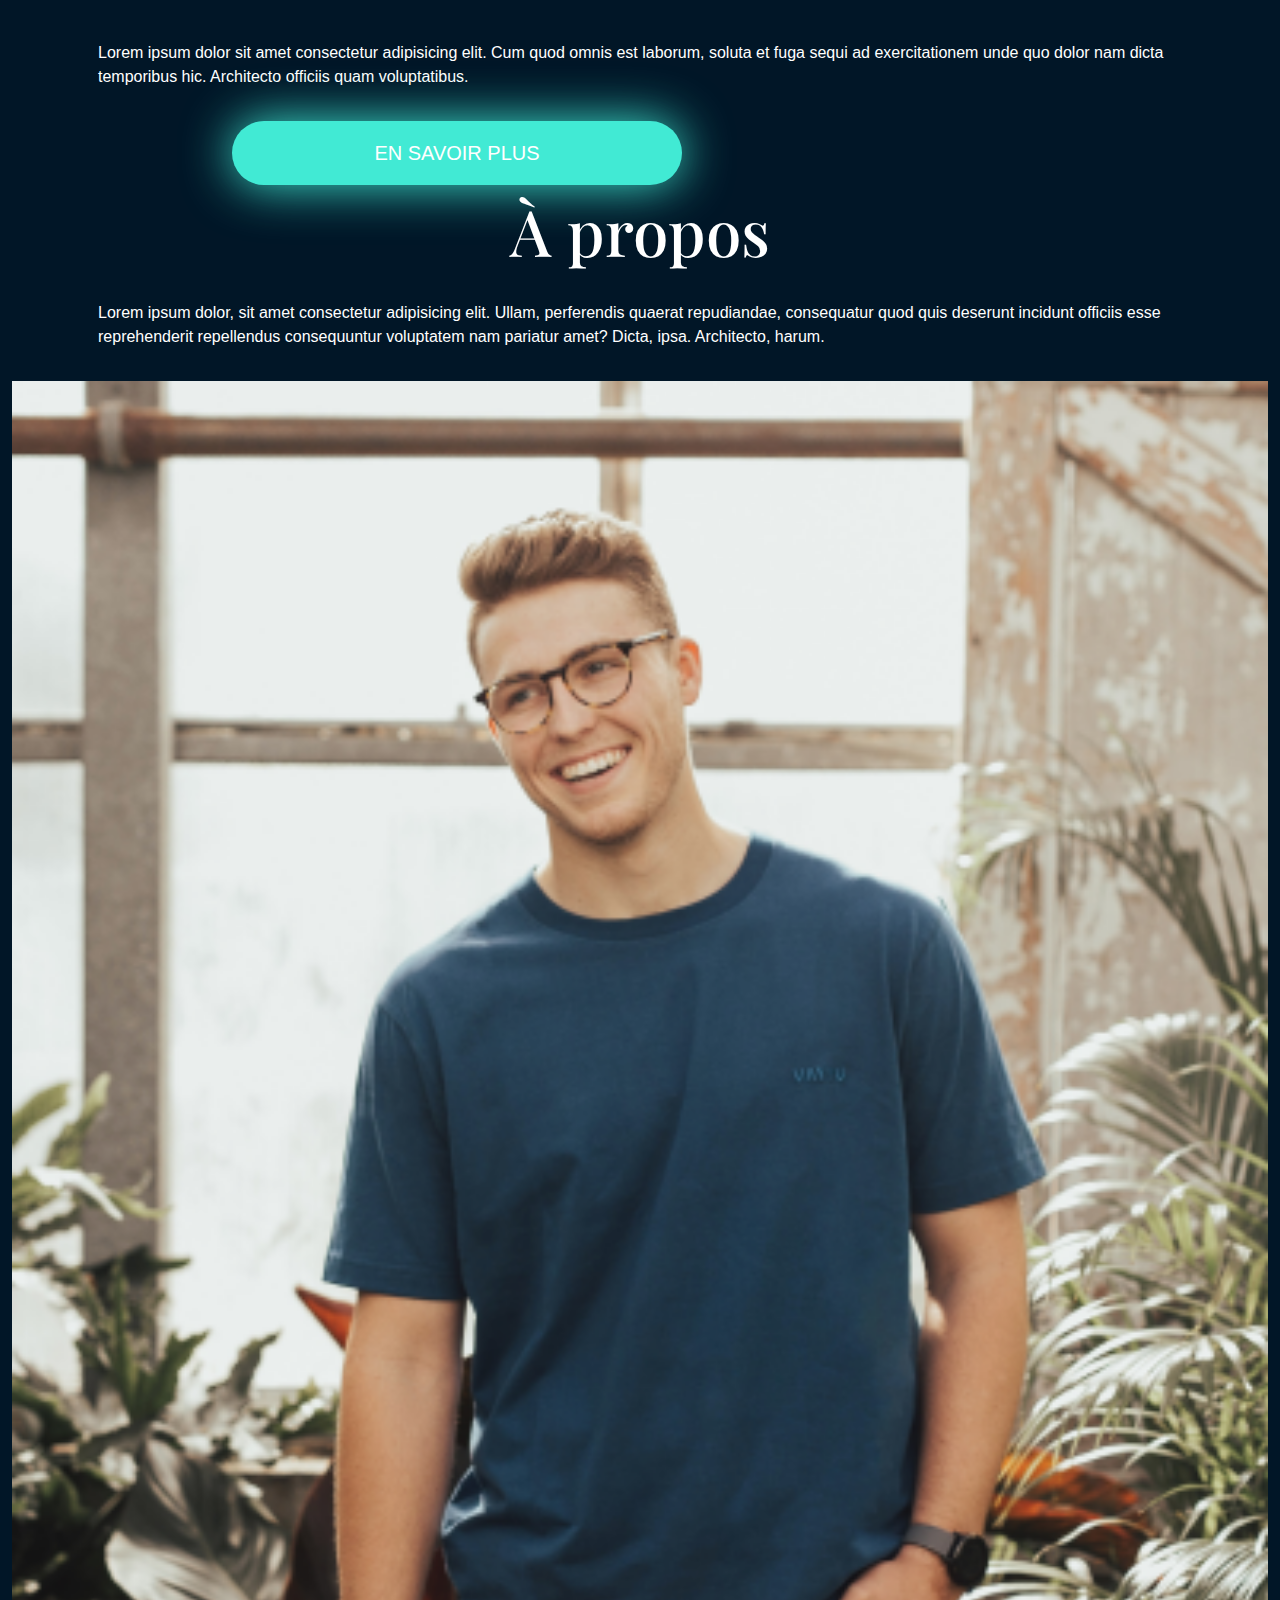
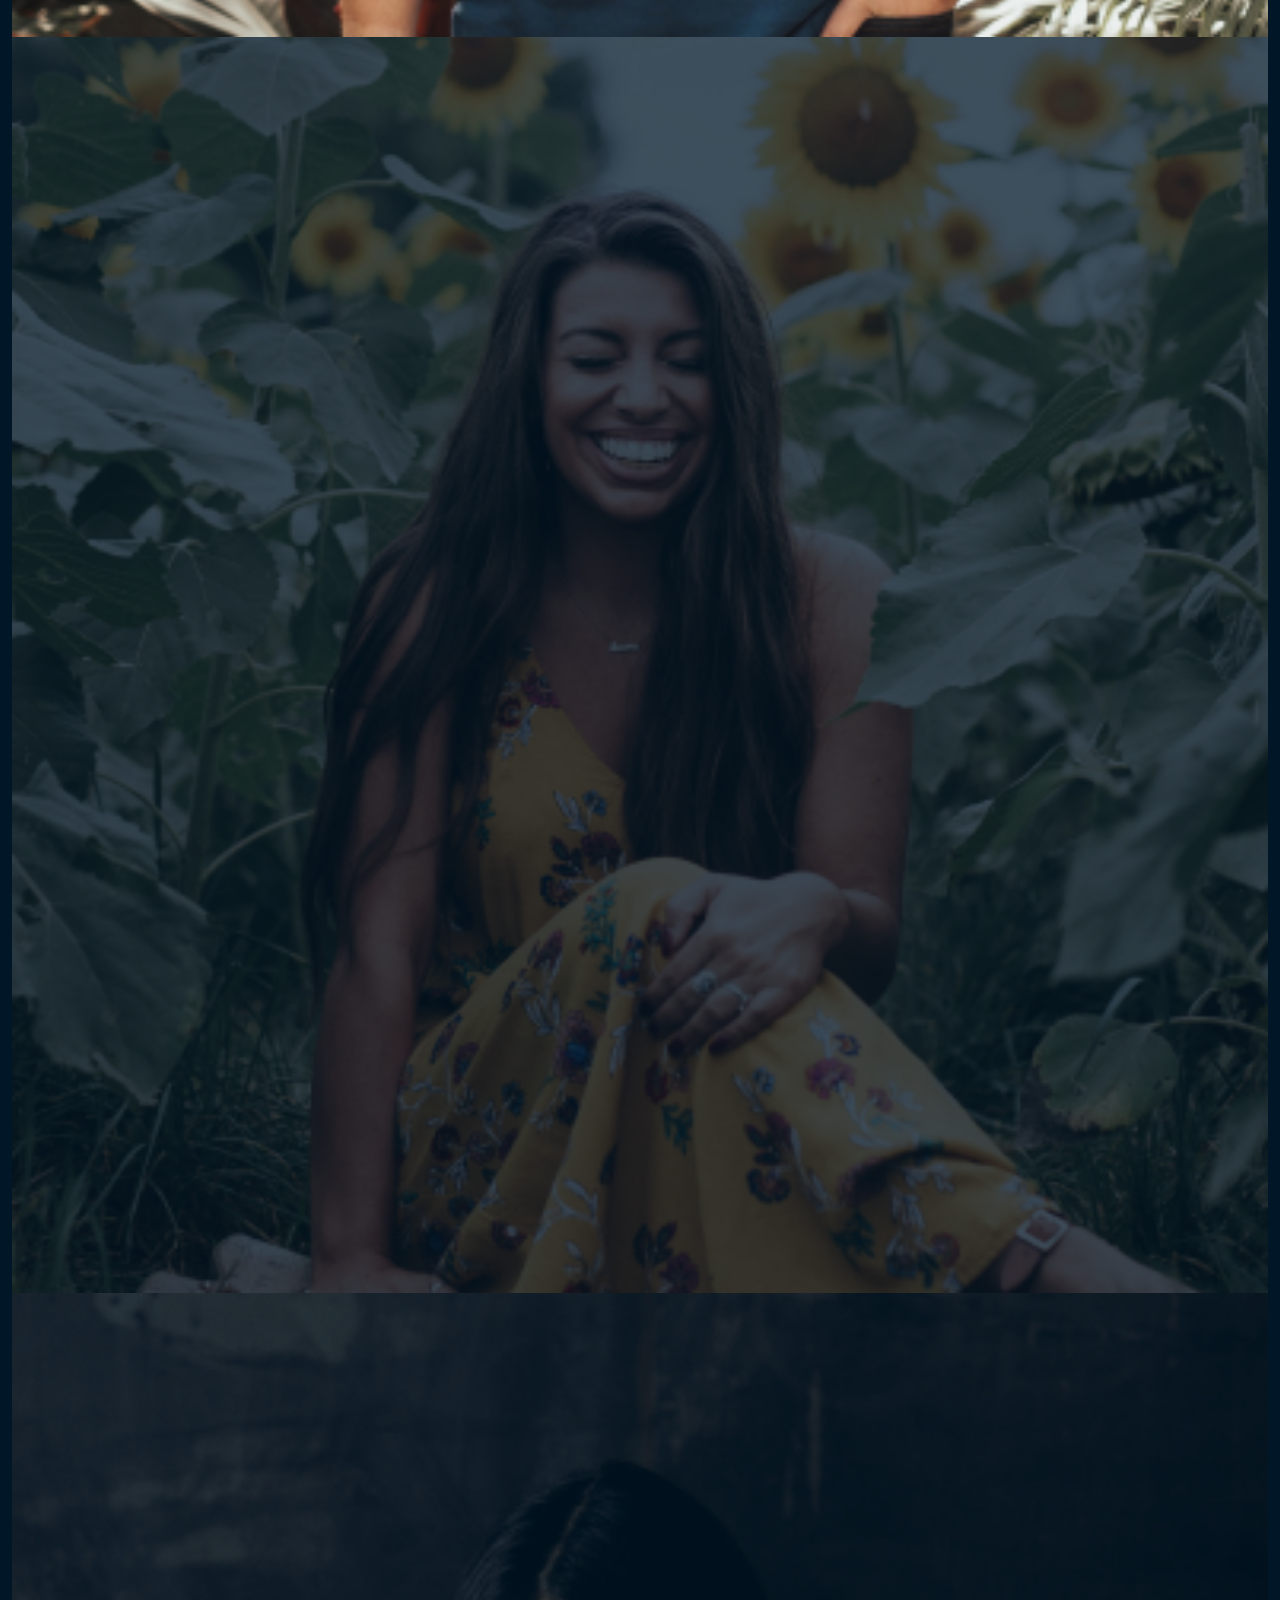
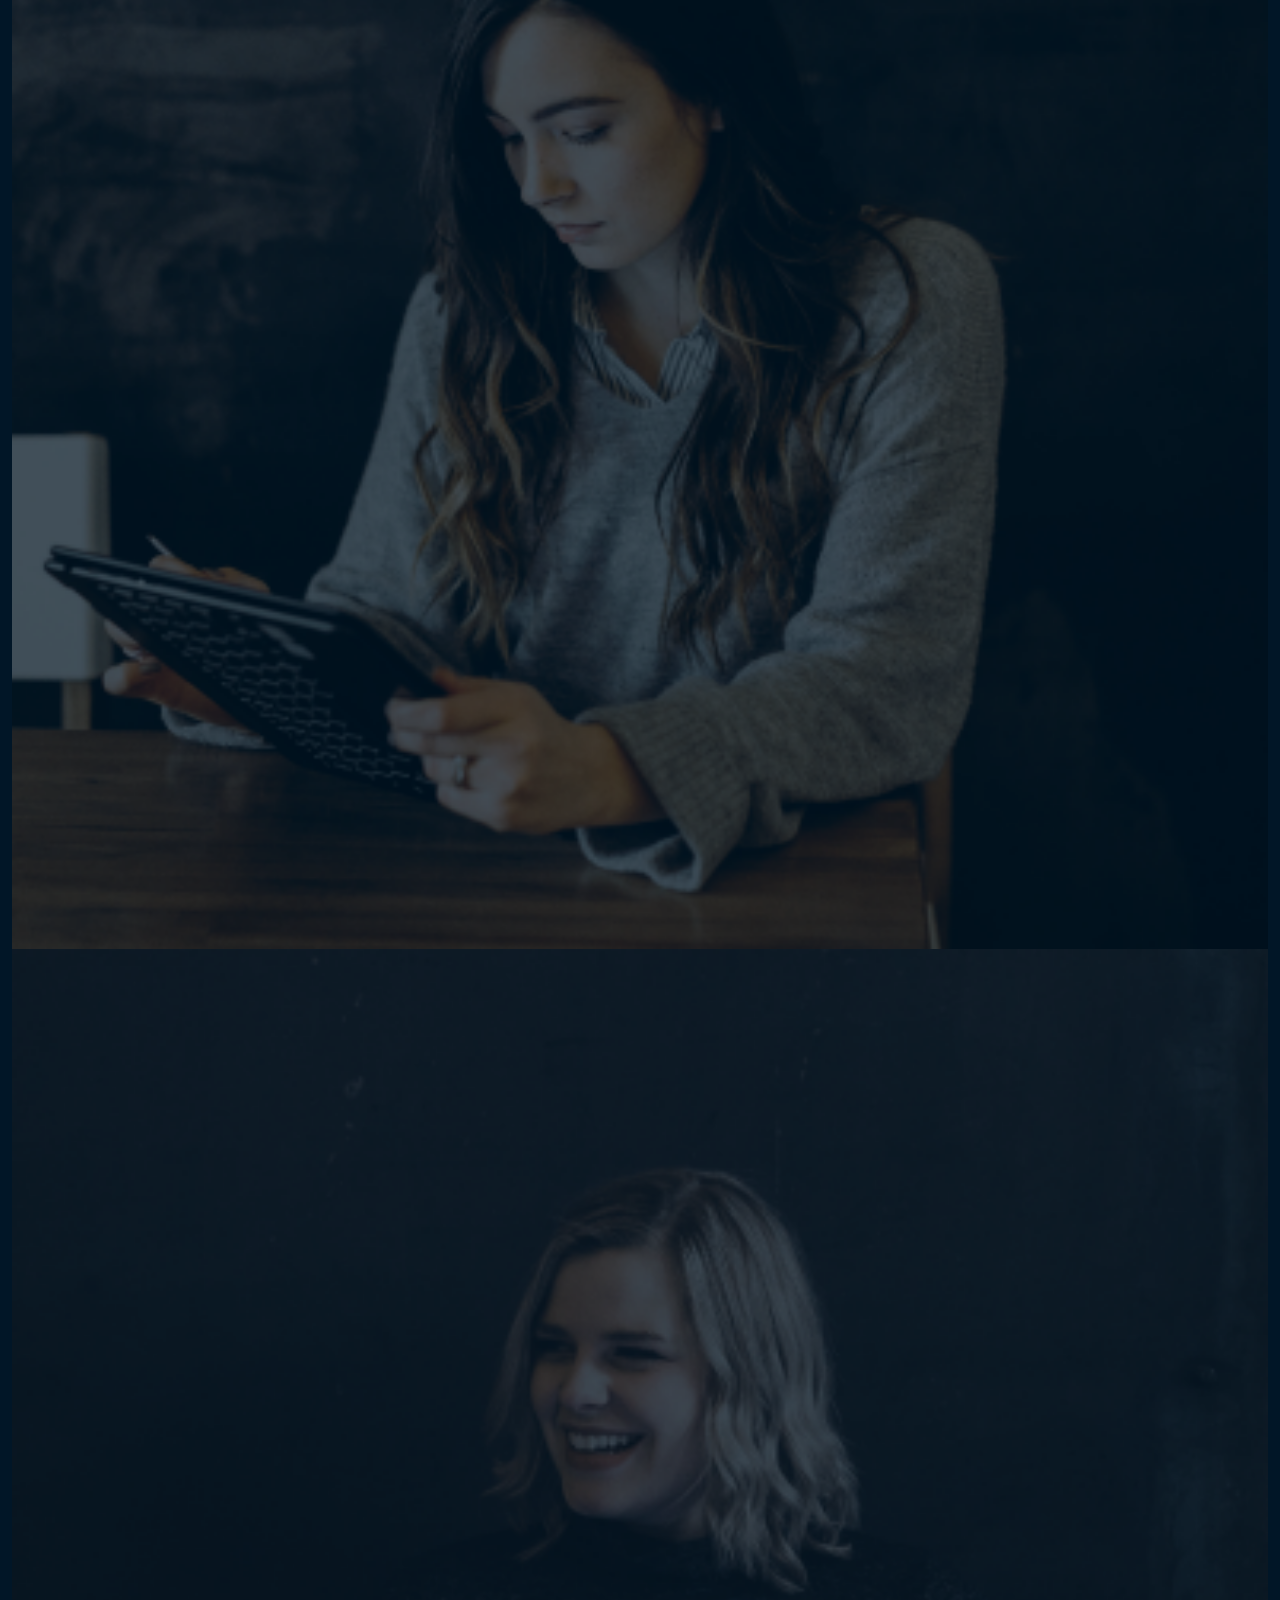
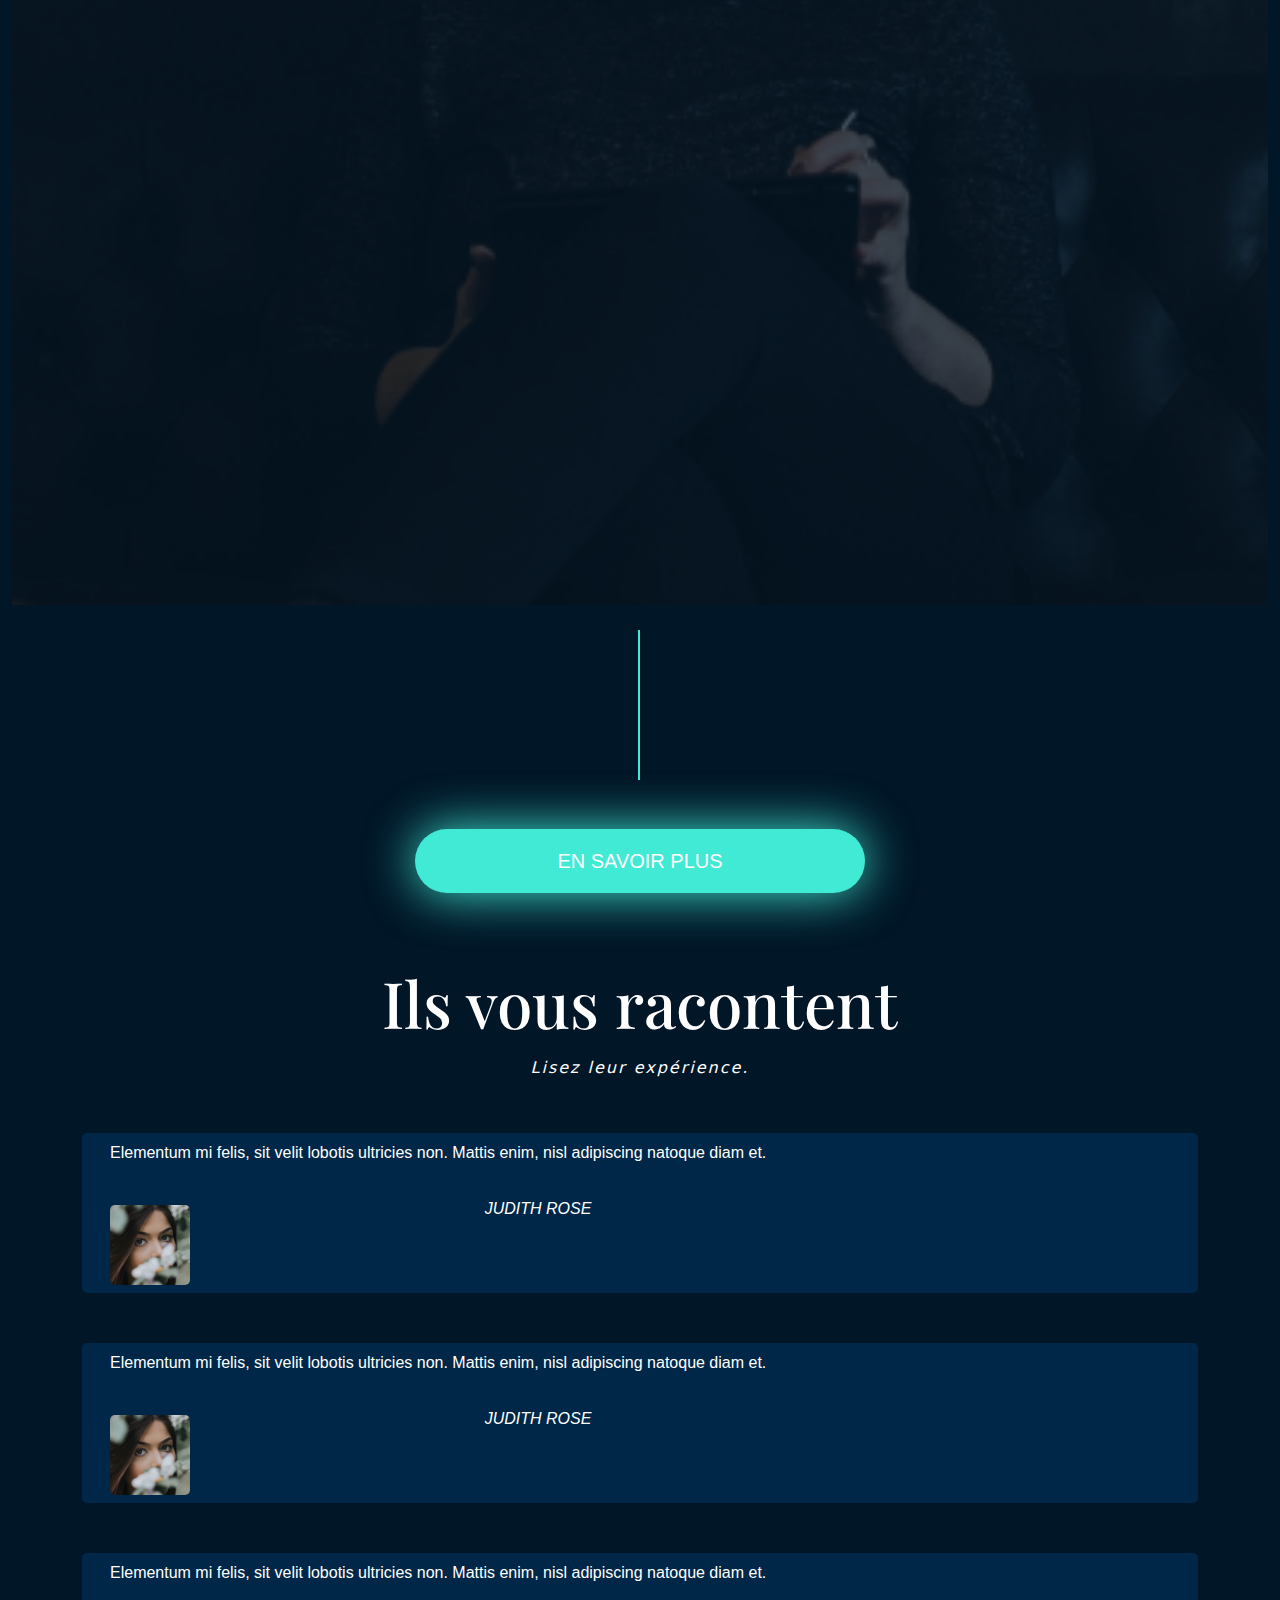
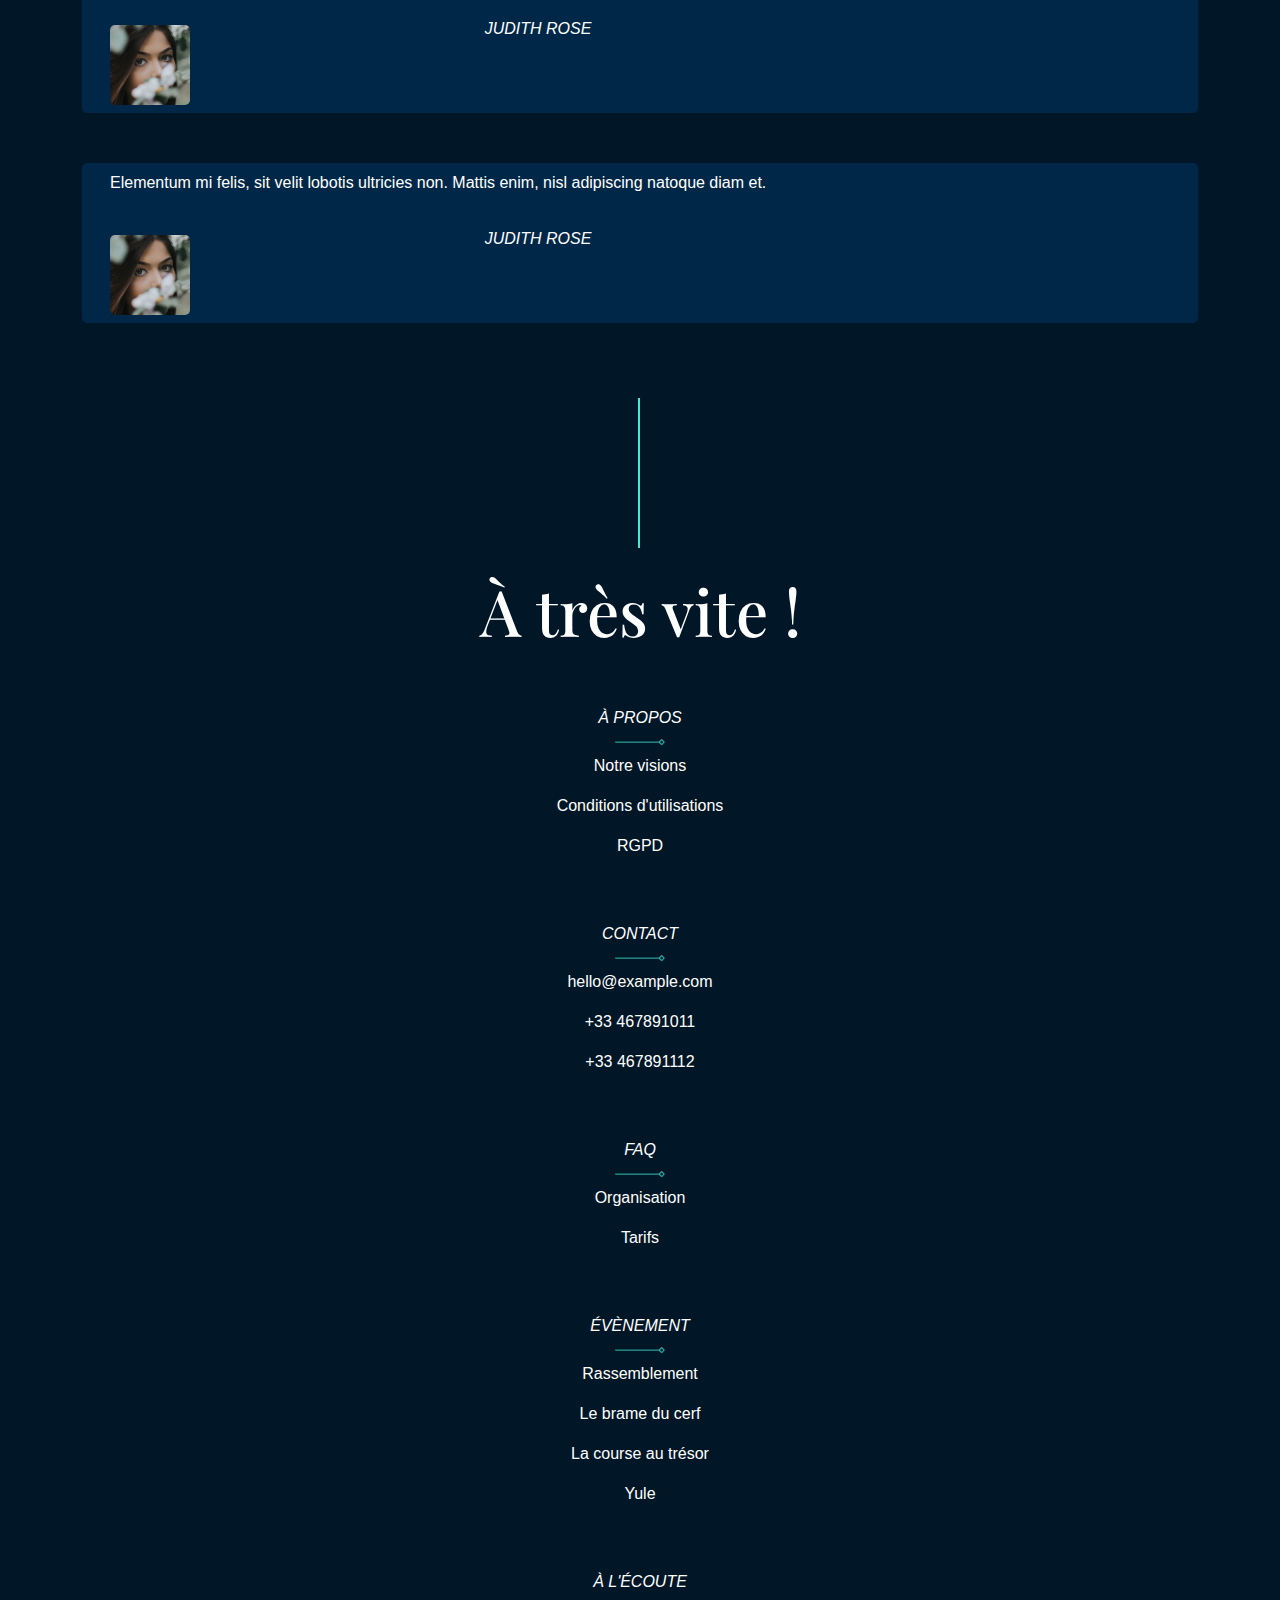
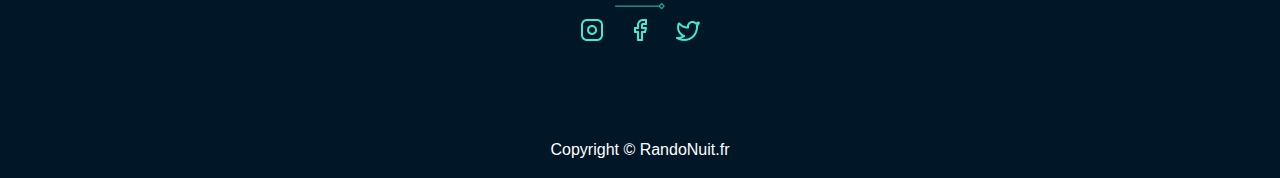
<file: MobileBootstrap/index.html>
<!DOCTYPE html>
<html lang="en">
<head>
    <meta charset="UTF-8">
    <meta http-equiv="X-UA-Compatible" content="IE=edge">
    <meta name="viewport" content="width=device-width, initial-scale=1.0">
    <link rel="stylesheet" href="assets/bootstrap/css/bootstrap.css">
    <link href="https://fonts.googleapis.com/css2?family=Playfair+Display&display=swap" rel="stylesheet">
    <link href="https://fr.allfont.net/allfont.css?fonts=abeezee" rel="stylesheet" type="text/css" />
    <link rel="stylesheet" href="assets/css/style.css">
    <title>Rando Nuit</title>
</head>
<body>
    <header>
        <nav class="navbar navbar-expand-md navbar-dark">
            <div class="container-fluid">
              <a class="navbar-brand" href="#" id="logo">RN<span id="dot-logo">.</span></a>
              <button class="navbar-toggler" type="button" data-bs-toggle="collapse" data-bs-target="#navbarText" aria-controls="navbarText" aria-expanded="false" aria-label="Toggle navigation">
                <span class="navbar-toggler-icon"></span>
              </button>
                <div class="collapse navbar-collapse" id="navbarText">
                    <span class="navbar-text">
                        <svg xmlns="http://www.w3.org/2000/svg" width="28" height="28" fill="white" class="bi bi-search" viewBox="0 0 16 16">
                            <path d="M11.742 10.344a6.5 6.5 0 1 0-1.397 1.398h-.001c.03.04.062.078.098.115l3.85 3.85a1 1 0 0 0 1.415-1.414l-3.85-3.85a1.007 1.007 0 0 0-.115-.1zM12 6.5a5.5 5.5 0 1 1-11 0 5.5 5.5 0 0 1 11 0z"/>
                        </svg>
                        <button class="btn fst-italic" id="menu-btn">MENU</button>
                    </span>
                </div>
            </div>
        </nav>
        <section class="d-flex flex-column">
            <h1 class="text-center p-4">Rando Nuit</h1>
            <h2 class="text-center p-2 fst-italic">ORGANISATION DE RANDONNEÉ DE NUITS</h2>
            <p class="text-center p-3">Lorem ipsum dolor sit amet, consectetur adipisicing elit. Quas vitae ab excepturi animi. Praesentium laborum quis velit excepturi nostrum, 
            dolorum culpa officia itaque laboriosam possimus blanditiis fugit est sint ex? Lorem ipsum dolor sit amet consectetur adipisicing elit.</p>
       </section>
    </header>

    <main>
        <h3 class="text-center">Réservé</h3>
        <p class="text-center p-3">Notre équipe s'occupe de tout, vous réservé et c'est tout.<br>Les informations pour votre randonnées seront envoyée à vous et vos convives.</p>
        <article class="container" id="article-main">
            <div class="row" id="main-row">
                <div class="col-4 text-center">
                    <p id="active-text" class="text-main py-3">La Dune du pillat</p>
                    <p class="text-secondary text-main py-3">Les cevennes by night</p>
                    <p class="text-secondary text-main py-3">Les pyrénées</p>
                    <p class="text-secondary text-main py-3">Forêt des Vosges</p>
                </div>
                <div class="col-8" id="img-main">
                    <img class="img-fluid" src="assets/img/deux.png" alt="">
                </div>
            </div>
            <p class="text-end fst-italic" id="dune-pilat">La dune du pilat</p>
        </article>
    </main>
    
    <section class="container d-flex flex-column">
        <h4 class="text-center">La dune du pilat</h4>
        <p class="p-3">Lorem ipsum dolor sit amet consectetur adipisicing elit. Quia illum officia ullam laudantium id cupiditate, veritatis magnam nihil nisi.</p>
        <p class="p-3">Lorem ipsum dolor sit amet consectetur adipisicing elit. Cum quod omnis est laborum, soluta et fuga sequi ad exercitationem unde quo dolor nam dicta temporibus hic. Architecto officiis quam voluptatibus.</p>
        <button class="btn more-btn">EN SAVOIR PLUS</button>
        <h4 class="text-center p-2">À propos</h4>
        <p class="p-3">Lorem ipsum dolor, sit amet consectetur adipisicing elit. Ullam, perferendis quaerat repudiandae, consequatur quod quis deserunt incidunt officiis esse reprehenderit repellendus consequuntur voluptatem nam pariatur amet? Dicta, ipsa. Architecto, harum.</p>
    </section>

    <section class="container-fluid">
        <div class="row">
            <img class="img-people" src="assets/img/2.png" alt="">
            <img class="img-people" src="assets/img/3.png" alt="">
            <img class="img-people" src="assets/img/4.png" alt="">
            <img class="img-people" src="assets/img/5.png" alt="">
        </div>
        <div class="row d-flex justify-content-center">
            <div class="col-6" id="col-border"></div>
            <div class="col-6"></div>
            <button class="btn more-btn my-4" >EN SAVOIR PLUS</button>
        </div>
    </section>

    <section class="my-5">
        <h4 class="text-center">Ils vous racontent</h4>
        <h2 class="text-center p-2 fst-italic">Lisez leur expérience.</h2>
    </section>

    <section class="container">
        <div class="comments">
            <article class="row m-2">
                <div class="col m-2">
                    <p>Elementum mi felis, sit velit lobotis ultricies non. Mattis enim, nisl adipiscing natoque diam et.</p>
                </div>
            </article>
            <article class="row m-2">
                <div class="col-4 m-2">
                    <img class="img-radius" src="assets/img/6.png" alt="">
                </div>
                <div class="col-6">
                    <p class="fst-italic">JUDITH ROSE</p>
                </div>
            </article>
        </div>
        <div class="comments">
            <article class="row m-2">
                <div class="col m-2">
                    <p>Elementum mi felis, sit velit lobotis ultricies non. Mattis enim, nisl adipiscing natoque diam et.</p>
                </div>
            </article>
            <article class="row m-2">
                <div class="col-4 m-2">
                    <img class="img-radius" src="assets/img/6.png" alt="">
                </div>
                <div class="col-6">
                    <p class="fst-italic">JUDITH ROSE</p>
                </div>
            </article>
        </div>
        <div class="comments">
            <article class="row m-2">
                <div class="col m-2">
                    <p>Elementum mi felis, sit velit lobotis ultricies non. Mattis enim, nisl adipiscing natoque diam et.</p>
                </div>
            </article>
            <article class="row m-2">
                <div class="col-4 m-2">
                    <img class="img-radius" src="assets/img/6.png" alt="">
                </div>
                <div class="col-6">
                    <p class="fst-italic">JUDITH ROSE</p>
                </div>
            </article>
        </div>
        <div class="comments">
            <article class="row m-2">
                <div class="col m-2">
                    <p>Elementum mi felis, sit velit lobotis ultricies non. Mattis enim, nisl adipiscing natoque diam et.</p>
                </div>
            </article>
            <article class="row m-2">
                <div class="col-4 m-2">
                    <img class="img-radius" src="assets/img/6.png" alt="">
                </div>
                <div class="col-6">
                    <p class="fst-italic">JUDITH ROSE</p>
                </div>
            </article>
        </div>
        <div class="row d-flex justify-content-center">
            <div class="col-6" id="col-border"></div>
            <div class="col-6"></div>
        </div>
    </section>
    <section class="d-flex justify-content-center flex-column align-items-center">
        <h4 class="text-center">À très vite !</h4>
        <p class="fst-italic text-center mt-5">À PROPOS</p>
        <div class="row d-flex align-items-center">
            <div class="col-6">
                <img class="divider-img" src="assets/img/Divider.png">
            </div>
        </div>
        <p class="text-center">Notre visions</p>
        <p class="text-center">Conditions d'utilisations</p>
        <p class="text-center">RGPD</p>
    </section>

    <section class="d-flex justify-content-center flex-column align-items-center">
        <p class="fst-italic text-center mt-5">CONTACT</p>
        <div class="row d-flex align-items-center">
            <div class="col-6">
                <img class="divider-img" src="assets/img/Divider.png">
            </div>
        </div>
        <p class="text-center">hello@example.com</p>
        <p class="text-center">+33 467891011</p>
        <p class="text-center">+33 467891112</p>
    </section>

    <section class="d-flex justify-content-center flex-column align-items-center">
        <p class="fst-italic text-center mt-5">FAQ</p>
        <div class="row d-flex align-items-center">
            <div class="col-6">
                <img class="divider-img" src="assets/img/Divider.png">
            </div>
        </div>
        <p class="text-center">Organisation</p>
        <p class="text-center">Tarifs</p>
    </section>

    <section class="d-flex justify-content-center flex-column align-items-center">
        <p class="fst-italic text-center mt-5">ÉVÈNEMENT</p>
        <div class="row d-flex align-items-center">
            <div class="col-6">
                <img class="divider-img" src="assets/img/Divider.png">
            </div>
        </div>
        <p class="text-center">Rassemblement</p>
        <p class="text-center">Le brame du cerf</p>
        <p class="text-center">La course au trésor</p>
        <p class="text-center">Yule</p>
    </section>

    <section class="d-flex justify-content-center flex-column align-items-center">
        <p class="fst-italic text-center mt-5">À L'ÉCOUTE</p>
        <div class="row d-flex align-items-center">
            <div class="col-6">
                <img class="divider-img" src="assets/img/Divider.png">
            </div>
        </div>
        <div class="row d-flex align-items-center">
            <img class="col-4" src="assets/img/insta.png">
            <img class="col-4" src="assets/img/fb.png">
            <img class="col-4" src="assets/img/twitter.png">
        </div>
    </section>

    <p class="text-center mt-5 pt-5">Copyright © RandoNuit.fr</p>
<script src="assets/bootstrap/js/bootstrap.bundle.js"></script>
</body>
</html>
</file>
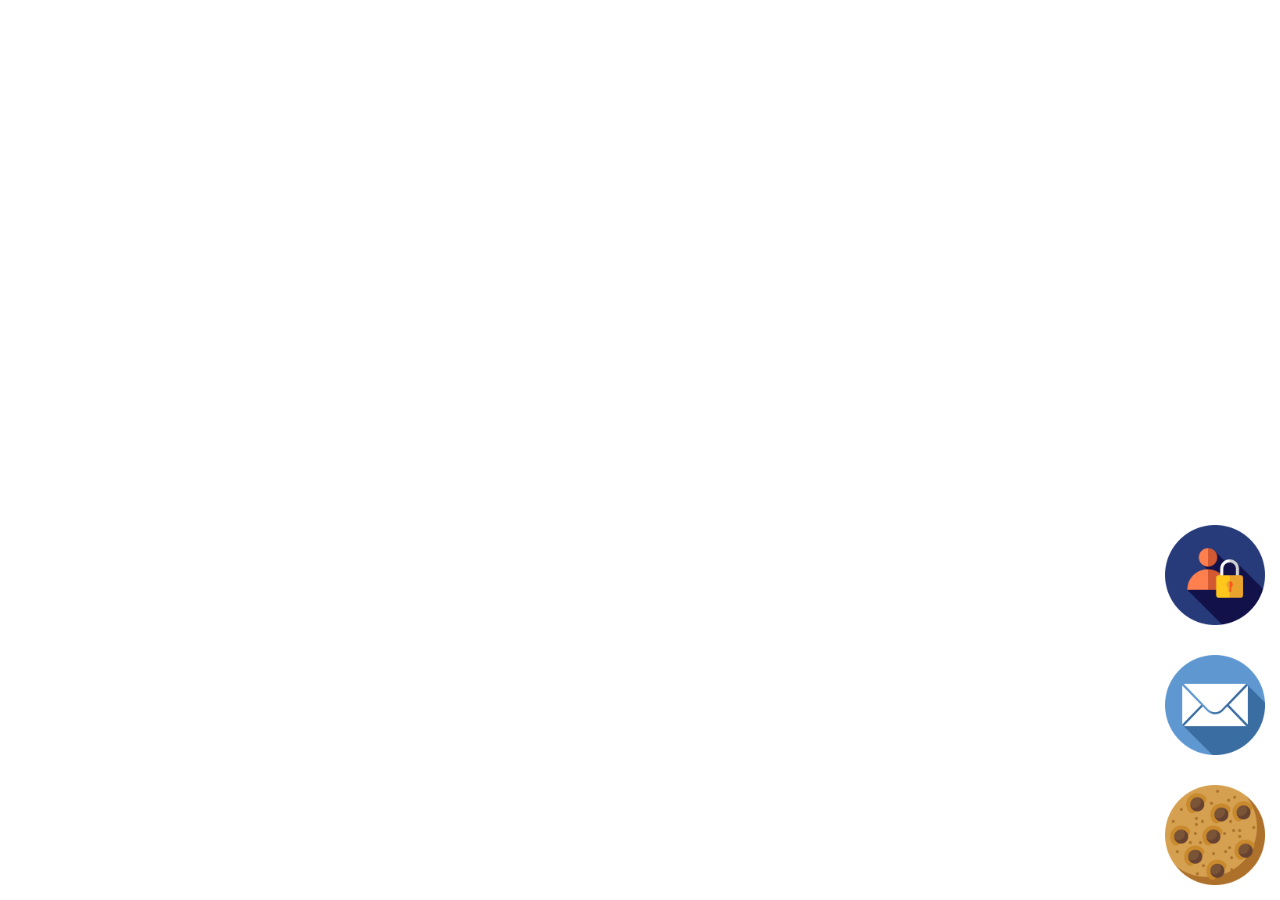
<file: modal/index.html>
<!DOCTYPE html>
<html lang="en">
<head>
    <meta charset="UTF-8">
    <meta http-equiv="X-UA-Compatible" content="IE=edge">
    <meta name="viewport" content="width=device-width, initial-scale=1.0">
    <title>MODAL JS</title>
    <link rel="stylesheet" href="assets/css/style.css">
</head>
<body>
    <!--MAIL MODAL-->
    <section class="modal-container mail-container d-none">
        <article class="modal mail-modal">
            <div class="close-container">
                <img class="close-btn x-mail" src="assets/img/x-square.svg">
            </div>
            <div class="content">
                <img src="assets/img/mail-box.png" class="logo mail">
                <div class="content-text">
                    <h1>Rester à l'écoute des nouvelles</h1>
                    <hr>
                    <p>Une newsletter clair et efficace</p>
                    <p>- Une seule par mois</p>
                    <p>- Nous ne communiquons votre adresse à personne</p>
                    <p>- Du contenu pertinent en relation avec vos préférences</p>
                    <hr>
                    <p class="label">Votre adresse électronique</p>
                    <input type="email" name="email" id="email" placeholder="Email...">
                    <hr>
                    <button class="valid">Valider</button>
                </div>
            </div>
        </article>
    </section>
    <!--MAIL MODAL-->

    <!--Cookie MODAL-->
    <section class="modal-container cookie-container d-none">
        <article class="modal cookie-modal">
            <div class="close-container">
                <img class="close-btn x-cookies" src="assets/img/x-square.svg">
            </div>
            <div class="content">
                <img src="assets/img/cookies.png" class="logo cookie">
                <div class="content-text">
                    <h1>Votre vie privée nous concerne</h1>
                    <hr>
                    <p>Notre site et ses partenaires souhaitent utiliser des cookies ou autres traceurs et traiter vos données personnelles (données de navigation, données renseignées dans votre compte et/ou lors de l'utilisation des services, etc.) pour :</p>
                    <p>- Mesure d'audience,</p>
                    <p>- Fonctionnalités liées aux réseaux sociaux,</p>
                    <p>- Contenu personnalisé et mesure de performance du contenu,</p>
                    <p>- Publicités personnalisées, mesure de performance des publicités et données d'audience,</p>
                    <p>- Développer et améliorer les produits,</p>
                    <p>- Données de géolocalisation précises et identification par analyse du terminal</p>
                    <hr>
                    <div class="row">
                        <p class="action-modal">Paramétrer</p>
                        <p class="borders action-modal">Je n'accepte rien</p>
                        <p class="action-modal">J'accepte tout</p> 
                    </div>
                </div>
            </div>
        </article>
    </section>
    <!--Cookie MODAL-->

    <!--SIGN UP/IN MODAL-->
    <section class="modal-container sign-container d-none">
        <article class="modal sign-modal">
            <div class="close-container">
                <img class="close-btn x-sign" src="assets/img/x-square.svg">
            </div>
            <div class="content">
                <img src="assets/img/login-logo.png" class="logo mail">
                <div class="content-text flex-row w-100">
                    <div class="sign-up w-100 flex-col">
                        <h2>INSCRIPTION</h2>
                        <input type="email" placeholder="Taper votre email ici...">
                        <input type="password" placeholder="Taper votre mot de passe...">
                        <input type="password" placeholder="Retaper votre mot de passe...">
                        <button>S'inscrire</button>
                    </div>
                    <hr class="hr-sign">
                    <div class="sign-in w-100 flex-col">
                        <h3>CONNEXION</h3>
                        <input type="email" placeholder="Taper votre email ici...">
                        <input type="password" placeholder="Taper votre mot de passe...">
                        <a href="#">Mot de passe oublié ?</a>
                        <button>Se connecter</button>
                    </div>
                </div>
            </div>
        </article>
    </section>
    <!--SIGN UP/IN MODAL-->

    <section class="section-flex">
        <img class="img-btn" src="assets/img/login.png" id="sign-btn">
        <img class="img-btn" src="assets/img/email.png" id="email-btn">
        <img class="img-btn" src="assets/img/cookie.png" id="cookie-btn">
    </section>

    <script src="assets/js/app.js" type="module"></script>
</body>
</html>
</file>
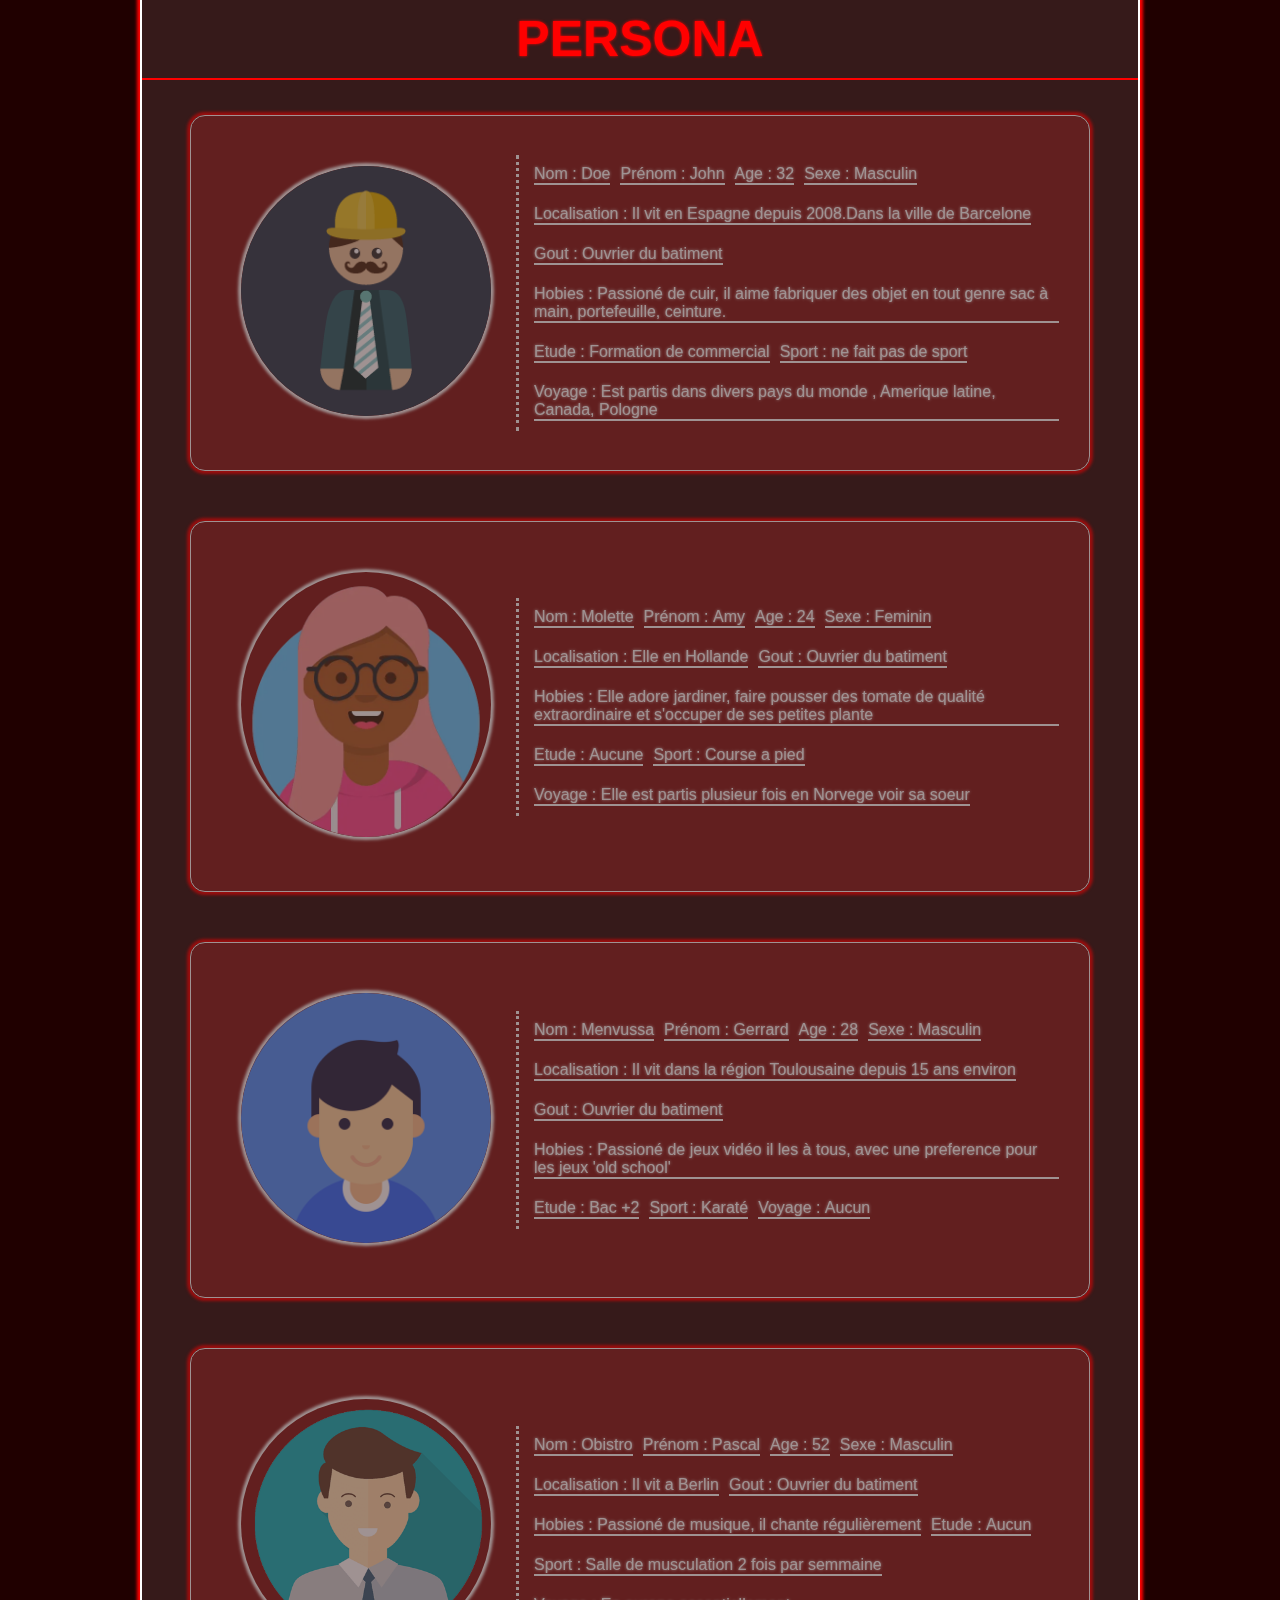
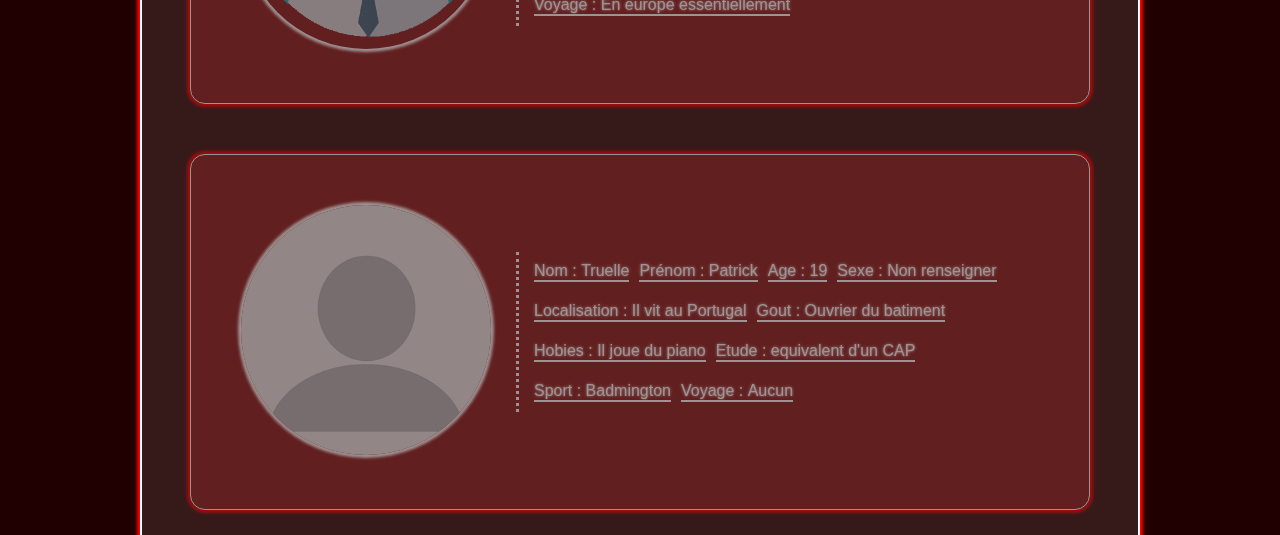
<file: PersoGeneratorJS/index.html>
<!DOCTYPE html>
<html lang="en">
<head>
    <meta charset="UTF-8">
    <meta http-equiv="X-UA-Compatible" content="IE=edge">
    <meta name="viewport" content="width=device-width, initial-scale=1.0">
    <title>Document</title>
    <link rel="stylesheet" href="style.css">
</head>
<body class="main-flex">
    <main class="main-flex">
        <h1>PERSONA</h1>
    </main>

    <script src="app.js"></script>
</body>
</html>
</file>
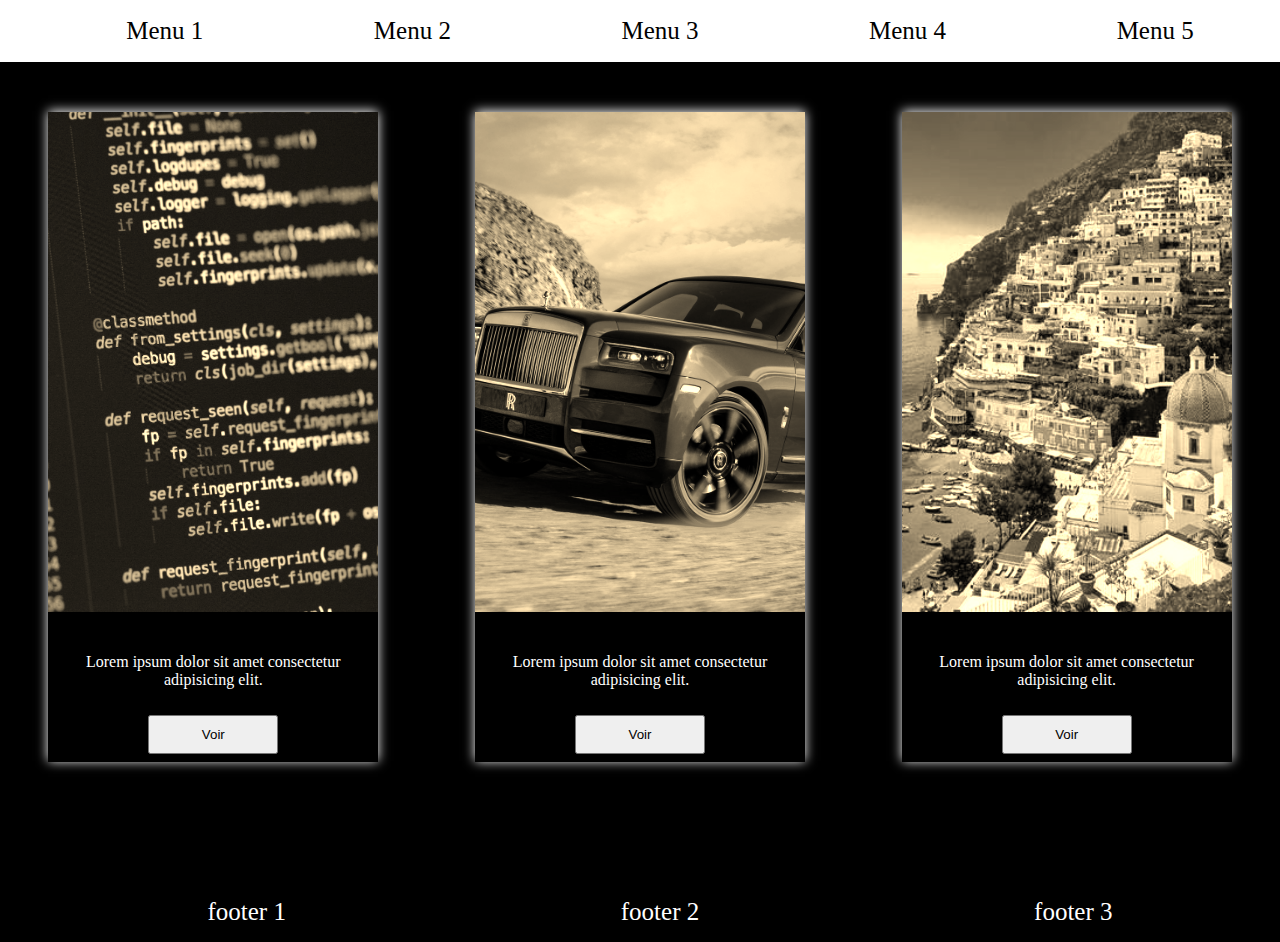
<file: SaSS/index.html>
<!DOCTYPE html>
<html lang="en">
<head>
    <meta charset="UTF-8">
    <meta http-equiv="X-UA-Compatible" content="IE=edge">
    <meta name="viewport" content="width=device-width, initial-scale=1.0">
    <title>Document</title>
    <link rel="stylesheet" href="assets/CSS/style.css">
</head>
<body>
<!--/////////// NAVBAR \\\\\\\\\\-->
    <header>
        <nav>
            <ul>
                <li>
                    <a href="#">Menu 1</a>
                </li>
                <li>
                    <a href="#">Menu 2</a>
                </li>
                <li>
                    <a href="#">Menu 3</a>
                </li>
                <li>
                    <a href="#">Menu 4</a>
                </li>
                <li>
                    <a href="#">Menu 5</a>
                </li>
            </ul>
        </nav>
    </header>
<!--/////////// NAVBAR \\\\\\\\\\-->

<!--/////////// section \\\\\\\\\\-->
<section>
    <article class="card">
        <div class="img-container">
            <img src="assets/img/pc-img.jpg" loading="lazy">
        </div>
        <div>
            <p>Lorem ipsum dolor sit amet consectetur adipisicing elit.</p>
            <button>Voir</button>
        </div>
    </article>
    <article class="card">
        <div class="img-container">
            <img src="assets/img/voiture-img.jpg" loading="lazy">
        </div>
        <div>
            <p>Lorem ipsum dolor sit amet consectetur adipisicing elit.</p>
            <button>Voir</button>
        </div>
    </article>
    <article class="card">
        <div class="img-container">
            <img src="assets/img/paysage-img.jpg" loading="lazy">
        </div>
        <div>
            <p>Lorem ipsum dolor sit amet consectetur adipisicing elit.</p>
            <button>Voir</button>
        </div>
    </article>
</section>
<!--/////////// section \\\\\\\\\\-->

<!--/////////// FOOTER \\\\\\\\\\-->
<footer>
    <ul>
        <li>footer 1</li>
        <li>footer 2</li>
        <li>footer 3</li>
    </ul>
</footer>
<!--/////////// FOOTER \\\\\\\\\\-->
</body>
</html>
</file>
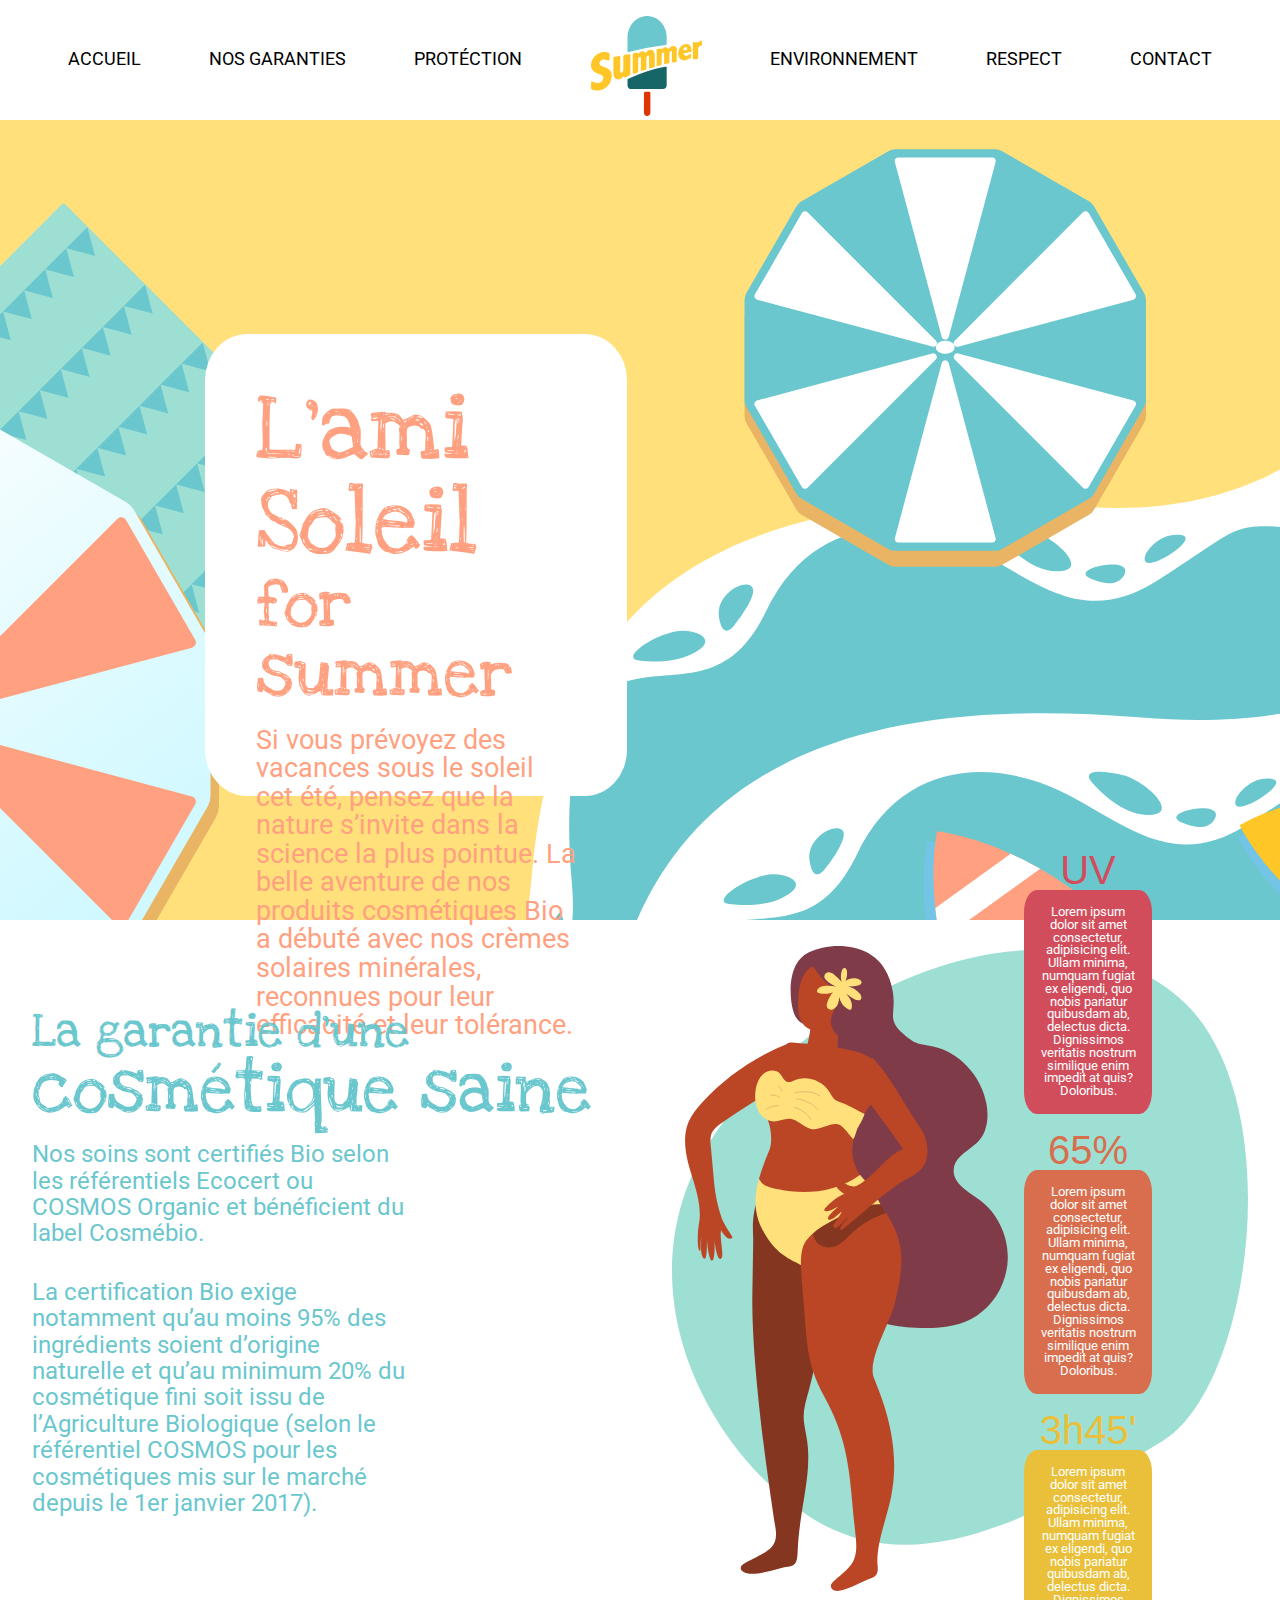
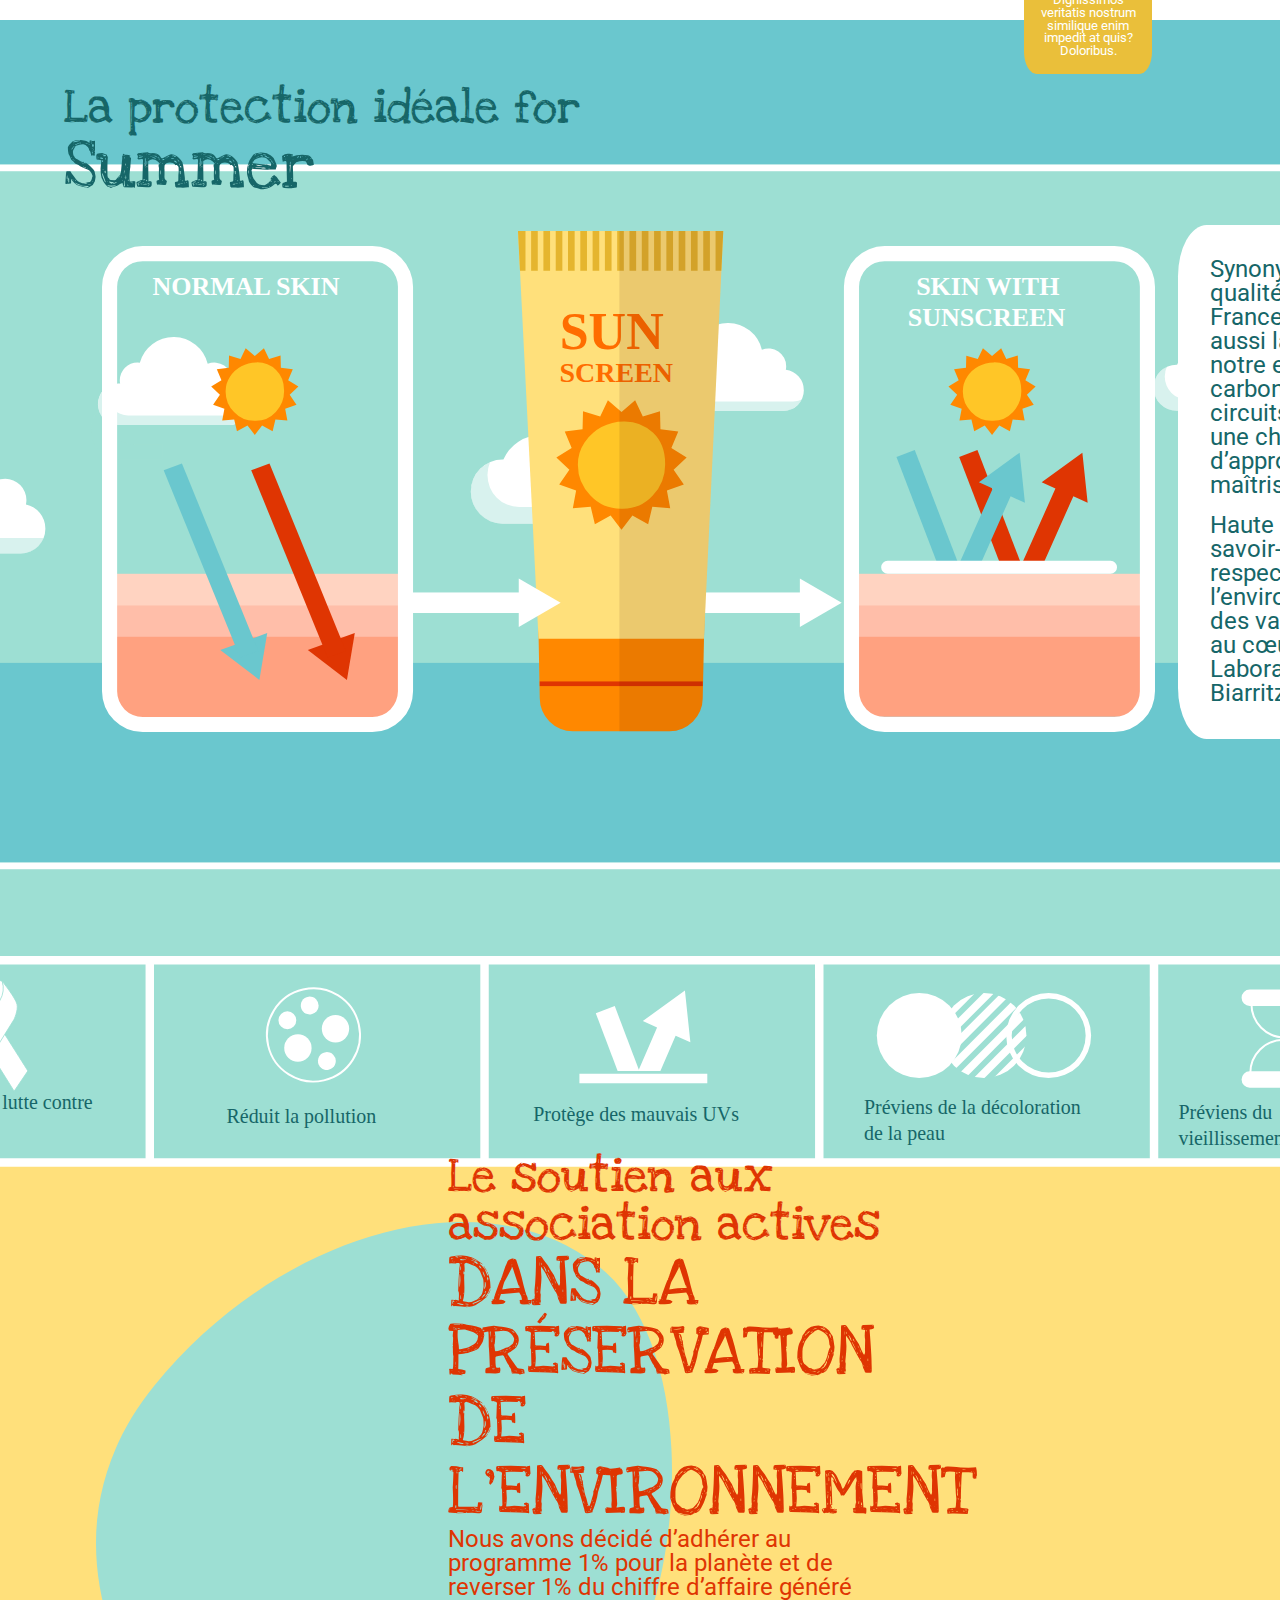
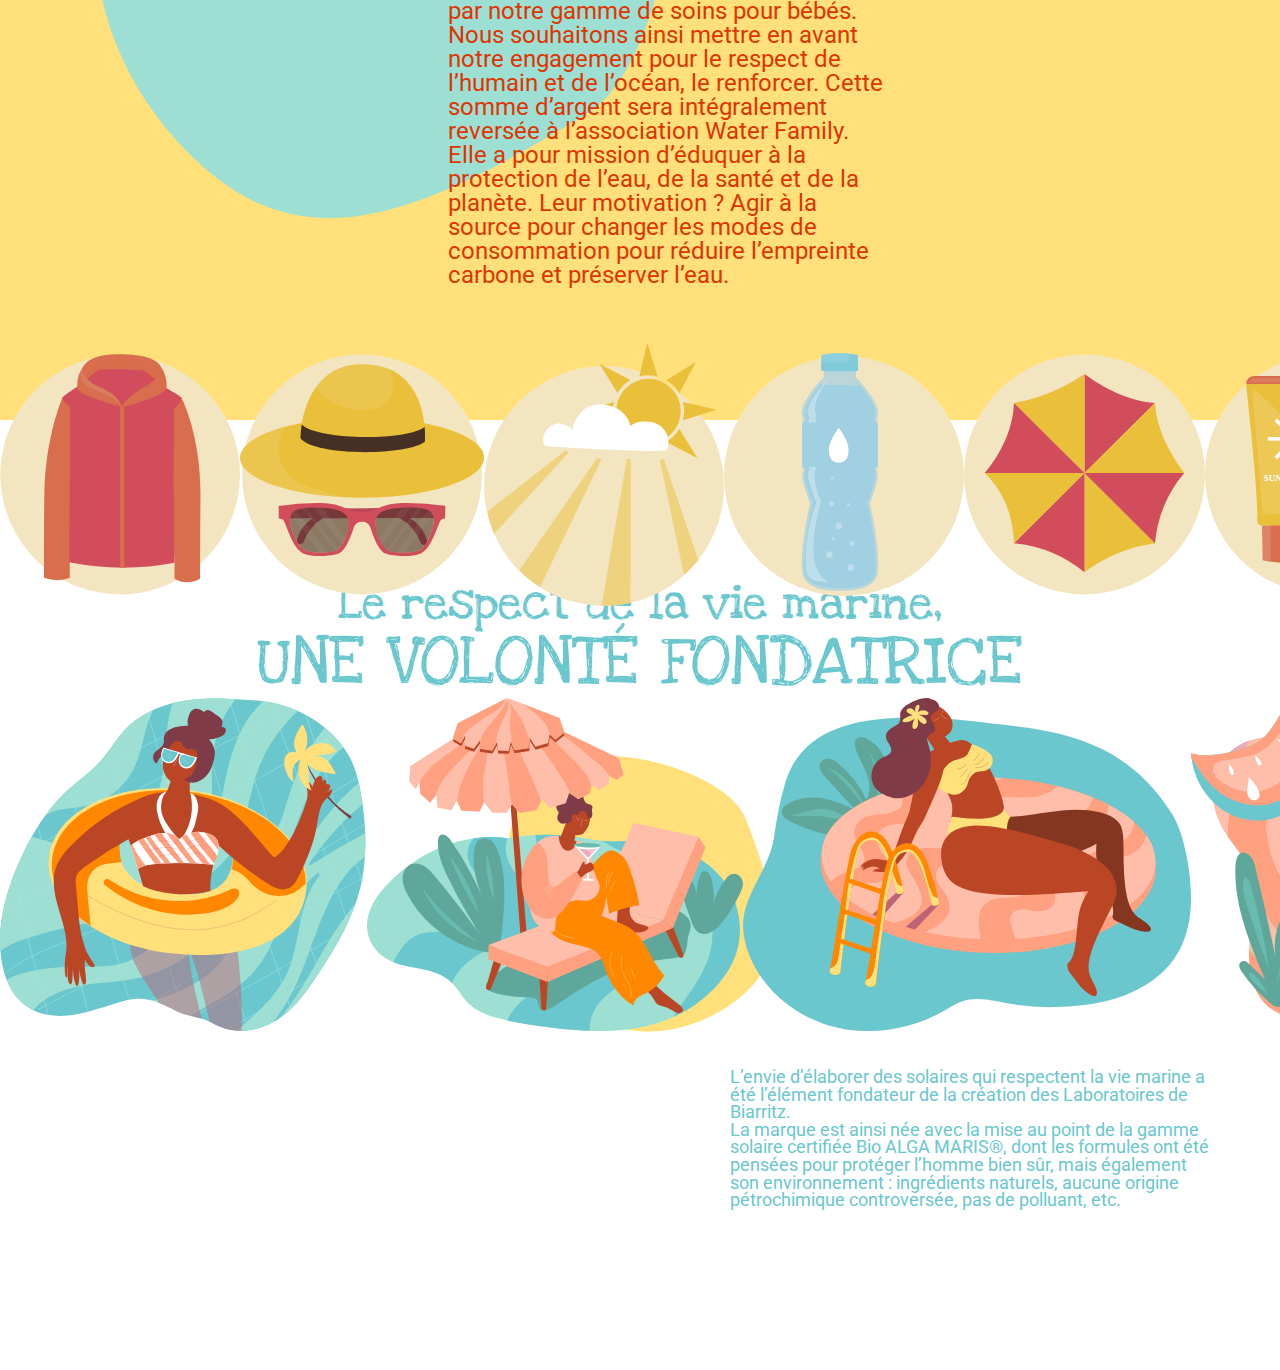
<file: SummerCSS/index.html>
<!DOCTYPE html>
<html lang="en">
<head>
    <meta charset="UTF-8">
    <meta http-equiv="X-UA-Compatible" content="IE=edge">
    <meta name="viewport" content="width=device-width, initial-scale=1.0">
    <title>SUMMER</title>
    <link rel="stylesheet" href="assets/style/style.css">
    <link href="https://fonts.googleapis.com/css2?family=Love+Ya+Like+A+Sister&family=Roboto&display=swap" rel="stylesheet">
</head>
<body>
    <header>
        <nav>
            <a href="#">ACCUEIL</a>
            <a href="#">NOS GARANTIES</a>
            <a href="#">PROTÉCTION</a>
            <img id="logo" src="assets/img/logosummer.svg" alt="">
            <a href="#">ENVIRONNEMENT</a>
            <a href="#">RESPECT</a>
            <a href="#">CONTACT</a>
        </nav>
    </header>
    <section id="plage">
        <div id="plage-text">
            <h1 class="font-580">L'ami Soleil</h1>
            <h2 class="font-435">for summer</h2>
            <p id="paragraph-plage">Si vous prévoyez des vacances sous le soleil cet été, pensez que la nature s’invite dans la science la plus pointue. La belle aventure de nos produits cosmétiques Bio a débuté avec nos crèmes solaires minérales, reconnues pour leur efficacité et leur tolérance.</p>
        </div>
    </section>

    <section id="section-2">
        <div id="uv-text">
            <h2 class="font-300">La garantie d’une</h2>
            <h3 class="font-435">cosmétique saine</h3>
            <p class="text-femme-uv">Nos soins sont certifiés Bio selon les référentiels Ecocert ou COSMOS Organic et bénéficient du label Cosmébio.</p>
            
            <p class="text-femme-uv">La certification Bio exige notamment qu’au moins 95% des ingrédients soient d’origine naturelle et qu’au minimum 20% du cosmétique fini soit issu de l’Agriculture Biologique (selon le référentiel COSMOS pour les cosmétiques mis sur le marché depuis le 1er janvier 2017).</p>
        </div>
        <div id="femme-uv">
            <img src="assets/img/femme-uv-anime.svg" alt="">
        </div>
        <article id="rectangle-container">
            <h4 class="font-250" id="text-red">UV</h4>
            <div id="red">
                <p class="light-text">Lorem ipsum dolor sit amet consectetur, adipisicing elit. Ullam minima, numquam fugiat ex eligendi, quo nobis pariatur quibusdam ab, delectus dicta. Dignissimos veritatis nostrum similique enim impedit at quis? Doloribus.</p>
            </div>

            <h4 class="font-250" id="text-orange">65%</h4>
            <div id="orange">    
                <p class="light-text">Lorem ipsum dolor sit amet consectetur, adipisicing elit. Ullam minima, numquam fugiat ex eligendi, quo nobis pariatur quibusdam ab, delectus dicta. Dignissimos veritatis nostrum similique enim impedit at quis? Doloribus.</p>
            </div>

            <h4 class="font-250" id="text-yellow">3h45'</h4>
            <div id="yellow">    
                <p class="light-text">Lorem ipsum dolor sit amet consectetur, adipisicing elit. Ullam minima, numquam fugiat ex eligendi, quo nobis pariatur quibusdam ab, delectus dicta. Dignissimos veritatis nostrum similique enim impedit at quis? Doloribus.</p>
            </div>
        </article>
    </section>

    <article>
        <section id="section-3">
        <div id="title-s3">
            <h2 class="font-300">La protection idéale for</h2>
            <h3 class="font-435">Summer</h3>
        </div>
        <div id="shema-text">
            <img src="assets/img/shema-pretection-peau.svg" alt="">
            <div id="text-shema">
                <p class="font-150">Synonyme de qualité, le Made in France rend possible aussi la réduction de notre empreinte carbone grâce à des circuits courts et une chaîne d’approvisionnement maîtrisée.</p> <br>
                <p class="font-150">Haute qualité, savoir-faire et respect de l’environnement sont des valeurs chères au cœur des Laboratoires de Biarritz.</p>
            </div>
            
        </div>
    </section>
    <div id="bandeau">
        <img id="img-bandeau" src="assets/img/bandeau-protection.svg" alt="">
    </div>
    <section id="section-4">
        <img id="s4-img" src="assets/img/decors-bleu.svg" alt="">
        <div id="text-s4">
            <h2 class="font-300">Le soutien aux association actives</h2>
            <h3 class="font-435">DANS LA PRÉSERVATION DE L'ENVIRONNEMENT</h3>
            <p class="s4-parag">Nous avons décidé d’adhérer au programme 1% pour la planète et de reverser 1% du chiffre d’affaire généré par notre gamme de soins pour bébés. Nous souhaitons ainsi mettre en avant notre engagement pour le respect de l’humain et de l’océan, le renforcer. Cette somme d’argent sera intégralement reversée à l’association Water Family. Elle a pour mission d’éduquer à la protection de l’eau, de la santé et de la planète. Leur motivation ? Agir à la source pour changer les modes de consommation pour réduire l’empreinte carbone et préserver l’eau.</p>
        </div>
    </section>
    <div id="indice">
        <img class="indice-img" src="assets/img/indice-gilet.svg" alt="">
        <img class="indice-img" src="assets/img/indice-chapeau.svg" alt="">
        <img class="indice-img" src="assets/img/indice-soleil.svg" alt="">
        <img class="indice-img" src="assets/img/indice-eau.svg" alt="">
        <img class="indice-img" src="assets/img/indice-parasol.svg" alt="">
        <img class="indice-img" src="assets/img/indice-creme.svg" alt="">
    </div>

    <section id="section-5">
        <div>
            <h2 class="title-s5 font-300">Le respect de la vie marine,</h2>
            <h3 class="title-s5 font-435">UNE VOLONTÉ FONDATRICE</h3>
        </div>
        <div class="d-flex">
            <img src="assets/img/femme-piscine.svg" alt="">
            <img src="assets/img/femme-parasol.svg" alt="">
            <img src="assets/img/femme-lac.svg" alt="">
            <img src="assets/img/femme-pasteque.svg" alt="">
        </div>
        <div class="s5-part2">
            <p>L’envie d’élaborer des solaires qui respectent la vie marine a été l’élément fondateur de la création des Laboratoires de Biarritz.</p>
            <p>La marque est ainsi née avec la mise au point de la gamme solaire certifiée Bio ALGA MARIS®, dont les formules ont été pensées pour protéger l’homme bien sûr, mais également son environnement : ingrédients naturels, aucune origine pétrochimique controversée, pas de polluant, etc.</p>
        </div>
    </section>
    </article>
    
</body>
</html>
</file>
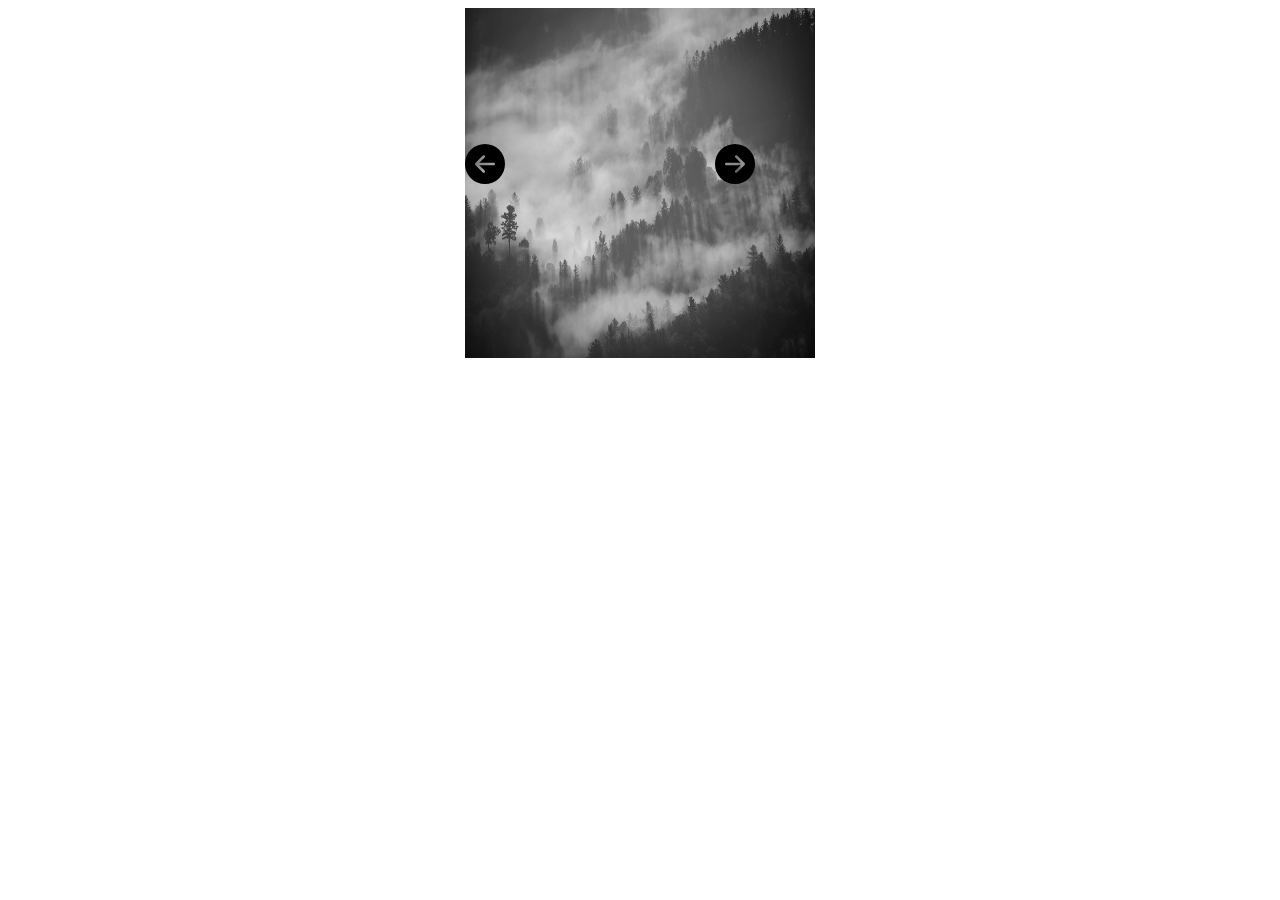
<file: CarousselJS/CarousselJS/index.html>
<!DOCTYPE html>
<html lang="en">
<head>
    <meta charset="UTF-8">
    <meta http-equiv="X-UA-Compatible" content="IE=edge">
    <meta name="viewport" content="width=device-width, initial-scale=1.0">
    <title>Document</title>
    <link rel="stylesheet" href="assets/style/style.css">
</head>
<body>
    
    <section class="container">
        <article class="slide">
            <img class="carousel-img active" src="assets/img/foret.jpg" alt="image d'une forêt" loading="lazy">
            <img class="carousel-img" src="assets/img/montagne.jpg" alt="image d'une montagne" loading="lazy">
            <img class="carousel-img" src="assets/img/ocean.jpg" alt="image de l'ocean" loading="lazy">
            <img class="carousel-img" src="assets/img/riviere.jpg" alt="image d'une riviere" loading="lazy">

            <div id="previous">
                <img src="assets/img/prev.svg" alt="previous img btn" class="svg prev">
            </div>
            <div id="next">
                <img src="assets/img/next.svg" alt="next img btn" class="svg next">
            </div>
        </article>
    </section>
    

    <script src="assets/js/script.js"></script>
</body>
</html>
</file>
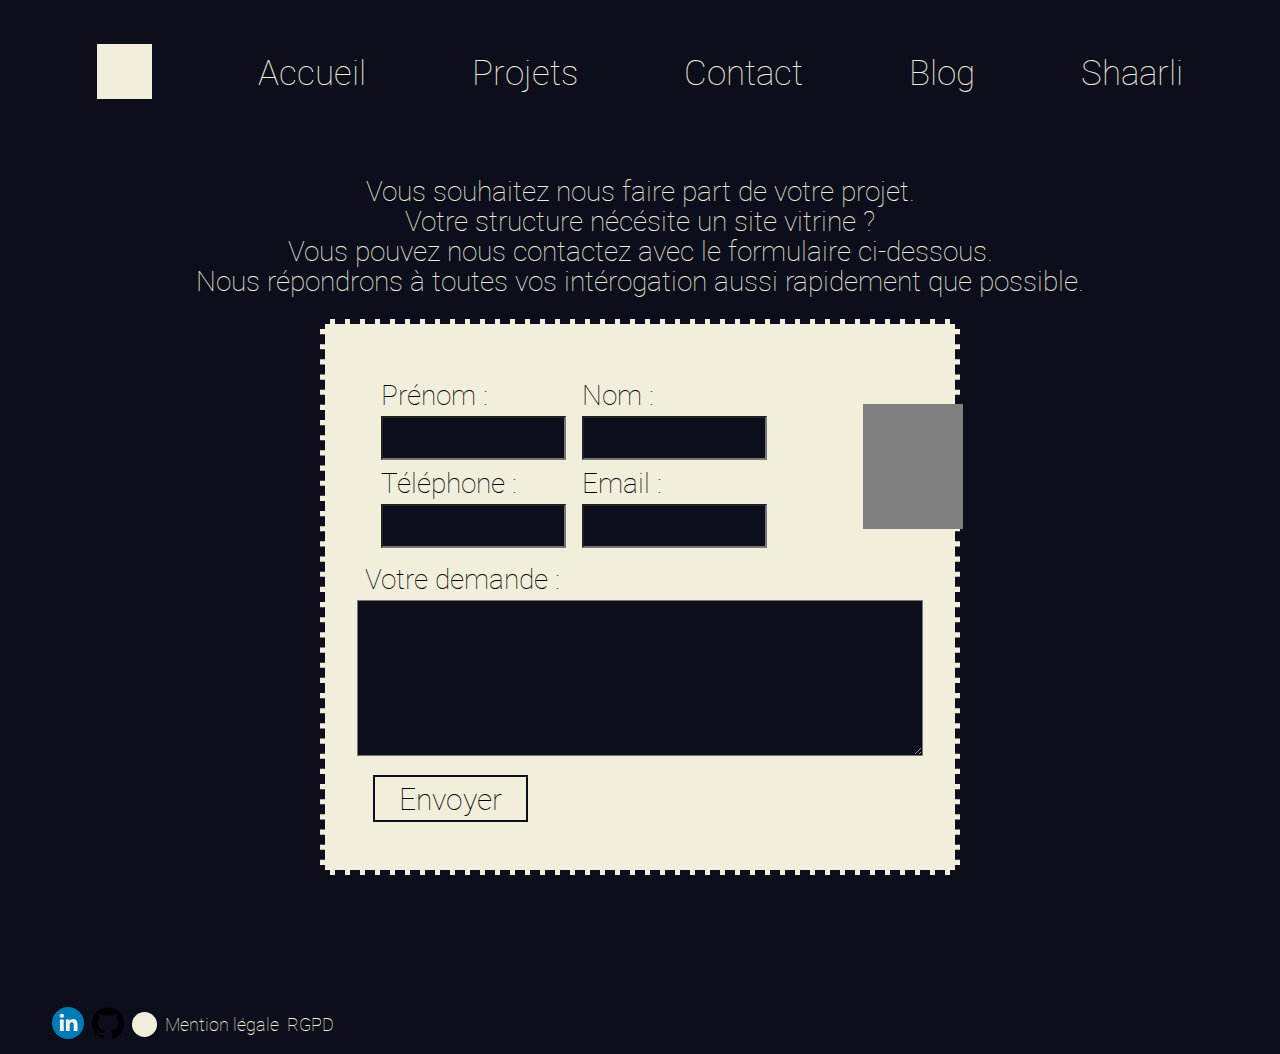
<file: iLoveToCodeCSS/contact.html>
<!DOCTYPE html>
<html lang="en">
<head>
    <meta charset="UTF-8">
    <meta http-equiv="X-UA-Compatible" content="IE=edge">
    <meta name="viewport" content="width=device-width, initial-scale=1.0">
    <title>Contact</title>
    <link rel="stylesheet" href="assets/style/contact-style.css">
    <meta name="description" content="integration html et css">
</head>
<body class="dark-blue-bg">
    <!-- MAIN PAGE HEADER  -->
    <header class="white-break-text">
        <nav>
            <ul id="navbar">
                <li><div id="square" class="white-break-bg"></div></li>
                <li><a class="white-break-text" href="index.html">Accueil</a></li>
                <li><a class="white-break-text" href="#">Projets</a></li>
                <li><a class="white-break-text" href="contact.html">Contact</a></li>
                <li><a class="white-break-text" href="#">Blog</a></li>
                <li><a class="white-break-text" href="#">Shaarli</a></li>
            </ul>
        </nav>
    </header>

<section id="main">
    <p class="white-break-text">
        Vous souhaitez nous faire part de votre projet.<br>
        Votre structure nécésite un site vitrine ?<br>
        Vous pouvez nous contactez avec le formulaire ci-dessous.<br>
        Nous répondrons à toutes vos intérogation aussi rapidement que possible.<br>
    </p>
    <form class="white-break-bg" action="#">
        <div id="form-container">
                <label for="prenom">Prénom :</label>
                <label for="nom">Nom :</label>
                <div id="rectangle"></div>
                <input class="dark-blue-bg white-break-text" type="text" id="prenom">
                <input class="dark-blue-bg white-break-text" type="text" id="nom">
                <label for="phone">Téléphone :</label>
                <label for="email">Email :</label>
                <input class="dark-blue-bg white-break-text" type="tel" id="phone">
                <input class="dark-blue-bg white-break-text" type="email" id="email">

        </div>
        <div id="demande">
            <label for="demande">Votre demande :</label>
            <textarea class="dark-blue-bg white-break-text" name="demande" id="demande" cols="30" rows="10"></textarea>
            <button class="white-break-bg ">Envoyer</button>
        </div>
        
    </form>
</section>
    
<!-- MAIN PAGE FOOTER  -->
<footer>
    <ul id="footer">
        <li><a class="white-break-text" href="#">
            <svg width="32px" height="32px" version="1.1" id="Capa_1" xmlns="http://www.w3.org/2000/svg" xmlns:xlink="http://www.w3.org/1999/xlink" x="0px" y="0px"
 viewBox="0 0 112.196 112.196" style="enable-background:new 0 0 112.196 112.196;" xml:space="preserve">
                <g>
                    <circle style="fill:#007AB9;" cx="56.098" cy="56.097" r="56.098"/>
                    <g>
                        <path style="fill:#F1F2F2;" d="M89.616,60.611v23.128H76.207V62.161c0-5.418-1.936-9.118-6.791-9.118
                            c-3.705,0-5.906,2.491-6.878,4.903c-0.353,0.862-0.444,2.059-0.444,3.268v22.524H48.684c0,0,0.18-36.546,0-40.329h13.411v5.715
                            c-0.027,0.045-0.065,0.089-0.089,0.132h0.089v-0.132c1.782-2.742,4.96-6.662,12.085-6.662
                            C83.002,42.462,89.616,48.226,89.616,60.611L89.616,60.611z M34.656,23.969c-4.587,0-7.588,3.011-7.588,6.967
                            c0,3.872,2.914,6.97,7.412,6.97h0.087c4.677,0,7.585-3.098,7.585-6.97C42.063,26.98,39.244,23.969,34.656,23.969L34.656,23.969z
                               M27.865,83.739H41.27V43.409H27.865V83.739z"/>
                    </g>
                        </g>
               </svg>
                </a></li>
        <li><a class="white-break-text" href="#"></a>
            <svg width="32px" height="32px" viewBox="0 0 32 32" xmlns="http://www.w3.org/2000/svg">
                <path d="M16 0.396c-8.839 0-16 7.167-16 16 0 7.073 4.584 13.068 10.937 15.183 0.803 0.151 1.093-0.344 1.093-0.772 0-0.38-0.009-1.385-0.015-2.719-4.453 0.964-5.391-2.151-5.391-2.151-0.729-1.844-1.781-2.339-1.781-2.339-1.448-0.989 0.115-0.968 0.115-0.968 1.604 0.109 2.448 1.645 2.448 1.645 1.427 2.448 3.744 1.74 4.661 1.328 0.14-1.031 0.557-1.74 1.011-2.135-3.552-0.401-7.287-1.776-7.287-7.907 0-1.751 0.62-3.177 1.645-4.297-0.177-0.401-0.719-2.031 0.141-4.235 0 0 1.339-0.427 4.4 1.641 1.281-0.355 2.641-0.532 4-0.541 1.36 0.009 2.719 0.187 4 0.541 3.043-2.068 4.381-1.641 4.381-1.641 0.859 2.204 0.317 3.833 0.161 4.235 1.015 1.12 1.635 2.547 1.635 4.297 0 6.145-3.74 7.5-7.296 7.891 0.556 0.479 1.077 1.464 1.077 2.959 0 2.14-0.020 3.864-0.020 4.385 0 0.416 0.28 0.916 1.104 0.755 6.4-2.093 10.979-8.093 10.979-15.156 0-8.833-7.161-16-16-16z"/>
            </svg>
        </a></li>
        <li><div id="circle" class="white-break-bg"></div></li>
        <li><a class="white-break-text" href="#">Mention légale</a></li>
        <li><a class="white-break-text"href="#">RGPD</a></li>
    </ul>
</footer>
</body>
</html>
</file>
<file: Bootstrap/style.css>
*{
    font-family: 'Segoe UI';
}
.w-80{
    width: 80%;
}
.w-26{
    width: 26%!important;
}
.w-90{
    width: 90%;
}
header{
    background-image: url(img/graphisme-bg-header.svg);
    background-repeat: no-repeat;
    background-position: center;
    background-size: 100%;
    width: 100%;
    height: 945px;
}
nav{
    background: transparent!important;
    border-bottom: 1px white solid;
}
.nav-link{
    color: #f3f5fb8c;
    font-weight: 700;
    font-size: 20px;
    margin: 0 2rem;
}
.nav-link:hover{
    color: #F3F5FB;
}
nav div form button.btn{
    color: #3755be!important;
    font-weight: 700;
}
a img#logo{
    width: 70px;
    height: 65px;
}
header nav div.container-fluid{
    margin: 0 7rem;
}
header nav div form input{
    background: transparent!important;
    color: #fff;
}
::placeholder { 
    color: white!important;
    opacity: 1;
}
header nav div:nth-child(2){
    margin: 0 10% 0 30%;
}
h1{
    font-size: 77px;
    font-weight: 700;
}
header article div p{
    font-size: 23px;
}
header article div button:nth-child(2){
    background: #1B1F3B;
    font-weight: 700;
}
header article div button:nth-child(1){
    color: #3755BE;
    font-weight: 700;
}





h5.card-title{
    font-weight: 700;
    font-size: 27px;
}
p.card-text{
    font-size: 19px;
    text-align: left;
}
.card-img-top{
    height: 375px;
    object-fit: cover;
}
.card{
    border: none!important;
}




.bg-grey{
    background-color: #F3F5FB;
}
.carousel{
    margin: auto;
}
div.carousel-indicators button{
    background-color: black!important;
    border-radius: 50%!important;
}
img.d-block{
    height: 550px;
}
.carousel-indicators [data-bs-target] {
    height: 10px!important;
    width: 10px!important;
}
h2{
    font-size: 27px;
    font-weight: 700;
}
p#paragraphe-projet{
    font-size: 22px;
}
img#img-projet{
    height: 100%;
    width: 100%;
}
article#article-projet{
    justify-content: center;
    align-items: center;
    padding: 10rem;
}
h1#title-projet{
    font-size: 65px;
    font-weight: 700;
}


h2#title-contact{
    font-size: 27px;
    font-weight: 700;
}
article#article-contact{
    width: 50%;
    display: flex;
    flex-direction: column;
}
section#section-contact{
    display: flex;
    flex-direction: column;
    align-items: center;
}
.accordion-button{
    background-color: #F3F5FB!important;
}
.accordion-header{
    background-color: #F3F5FB!important;
}



section#form-footer{
    background-color: #1B1F3B;    
    height: 595px;
    width: 100%;
    justify-content: center;
    align-items: center;
}
section#form-footer form input::placeholder, section#form-footer form textarea::placeholder { 
    color: white!important;
    opacity: 1;
}
section#form-footer form input, section#form-footer form  textarea{
    background: rgba(255, 255, 255, 0.5);
    margin: 1rem 0;
}
input#btn-form-footer{
    background-color: #3755BE!important;
    padding: 0.25rem 2rem;
    font-weight: 700;
}
img#img-form{
    position: absolute;
    width: 100%;
    margin-top: 10rem;
}




footer{
    background-color: #3755BE;
    width: 100%;
    height: 150px;
}
p#copyright{
    font-size: 15px;
}
article#footer-article{
    margin-top: 6rem;
    margin-right: 0px;
    margin-left: 0px;
    justify-content: space-around;
}
#inscrire-btn{
    color: #3755BE;
    font-weight: 700;
}
i.bi{
    padding: 1rem;
    font-size: 1.5rem;
}
</file>
<file: dynamicTableJS/assets/style/style.css>
table, td, tr, th{
    border: 1px solid black;
}
table{
    margin-bottom: 1rem;
}
article{
    display: flex;
    flex-direction: column;
    width: 15%;
}
input{
    margin-bottom: 1rem;
}
</file>
<file: HighLowJS/style.css>
body{
    /* background-color: #2b9f88; */
    color: #004a6f;
    height: 90vh;
    background-image: url("bgimg.gif");
    background-position: center;
    background-size: cover;
    background-repeat: no-repeat;
}
.display-6{
    text-shadow: 0px 0px 3px black;
}
h1{
    text-shadow: 0px 0px 3px black;
}
section{
    background-color: rgba(255,255,255, 0.65);
}
.circle{
    background-color: rgb(0, 255, 0);
    box-shadow: 1px 1px 5px 1px #000000;
    border: 1px solid white;
    border-radius: 100px;
    height: 25px;
    width: 25px;
}
button{
    background-color: #2b9f88;
    color: white;
    border: none;
    border-radius: 25px;
    padding: 0.75rem;
    transition: 0.6s ease;
}
button:hover{
    box-shadow: 1px 1px 5px 1px #1d6b5b;
}
button:active{
    box-shadow: 1px 1px 5px 1px #47f8d5c9;
}
button[disabled=disabled], button:disabled {
    background-color: #93b4ae;
}
</file>
<file: MobileBootstrap/assets/css/style.css>
/* #41EAD4 le bleu ciel
#011627 bleu foncée
#FFFFFF blanc
font-family: 'Playfair Display', serif;
font-family: 'ABeeZee', arial; */
:root{
    --primary: #41EAD4;
    --secondary: #011627;
}
body{
    color:#FFFFFF;
    background-color: var(--secondary);
}
p{
    font-family: 'ABeeZee', arial;
}
/*******HEADER AND NAVBAR*********/
header{
    background-image: url( '../img/1.png');
    background-position: center;
    background-size: cover;
    height: 100vh;
}
a#logo { 
    font-family: 'Playfair Display', serif;
    font-size: 2rem;
}
span#dot-logo{
    color: var(--primary);
}
button.btn{
    background-color: var(--primary);
    color: #FFFFFF;
    border-radius: 25%;
    padding: 1rem 4rem !important;
    font-size: 1.25rem;
    font-family: 'ABeeZee', arial;
    border-radius: 100px;
    box-shadow: 0px 0px 50px 0px rgba(65,234,212,1);
}
svg{
    margin-right: 50px;
}
div#navbarText{    
    justify-content: flex-end;
}
section#banner{
    padding: 16rem 8rem 20rem 8rem !important;
}
h1{
    font-size: 5rem;
    font-family: 'Playfair Display', serif;
}
h2{
    font-weight: 200;
    font-size: 1rem;
    letter-spacing: 2px;
}
.navbar-toggler{
    background-color: var(--primary);
    border-radius: 100px;
}
@media screen and (min-width: 768px) and (max-width: 1200px){
    section p{
        margin: 1rem 10rem;
    }
}
@media screen and (min-width: 375px) and (max-width: 450px){
    div#img-main img{
        height: 300px;
    }
}
@media screen and (min-width: 768px) and (max-width: 1024px){
    div#img-main img{
        height: 225px;
        width: 500px;
    }
}
@media screen and (min-width: 768px) and (max-width: 1024px){
    div#img-main img{
        height: 225px;
        width: 100%;
    }
}
@media screen and (min-width: 1440px){
    div#img-main img{
        height: 225px;
        width: 100%;
    }
}
@media screen and (min-width: 768px){
    button.more-btn{
        margin: 0px 150px;
        width: 450px;
    }
}
@media screen and (max-width: 767px){
    button#menu-btn{
        display: none;
    }
}


/*******HEADER AND NAVBAR*********/

/**********MAIN CONTENT**********/
main{
    box-shadow: 0px -73px 24px 0px rgb(1 22 39);
}
h3{
    font-size: 4rem;
    font-family: 'Playfair Display', serif;
}
p#active-text{
    color: var(--primary);
    border-right: 2px solid #41EAD4;
}
p.text-main{
    border-right: 1px solid #41ead45d;
    margin-bottom: 0;
}
div#img-main img{
    border-radius: 15px;
}
p#dune-pilat{
    font-size: 1.75rem;
    letter-spacing: 2px;
}
h4{
    font-size: 4rem;
    font-family: 'Playfair Display', serif;
}
div#col-border{
    margin: 25px 0;
    border-right: 2px solid #41EAD4;
    height: 150px;
}
.img-fluid{
    height: 345px;
}
.comments{
    background-color: #002747;
    border-radius: 5px;
    margin-bottom: 50px;
}
img.img-radius{
    border-radius: 5px;
}
.divider-img{
    width: 50px;
    align-self: center;
}
.fst-italic{
    margin-bottom: 0;
}
</file>
<file: modal/assets/css/style.css>
*{
    margin: 0;
    padding: 0;
    box-sizing: border-box;
    scroll-behavior: smooth;
    font-family: sans-serif;
    text-align: center;
    color: #fff;
}
body{
    height: 100vh;
    width: 100%;
}

.img-btn{
    width: 100px;
    margin: 15px;
    cursor: pointer;
}

.section-flex{
    width: 100%;
    height: 100%;
    display: flex;
    flex-direction: column;
    justify-content: end;
    align-items: flex-end;
}

.modal-container{
    position: absolute;
    background: rgba(0, 0, 0, 0.5);
    backdrop-filter: blur(15px);
    width: 100%;
    height: 100vh;

    display: flex;
    align-items: center;
    justify-content: center;
}
.modal{
    border: 1px solid rgb(161, 161, 161);
    background: linear-gradient(rgba(255,255,255,0.2),rgba(255,255,255, 0.5));
    width: 40%;
    height: 75%;
    border-radius: 5px;
    box-shadow: 0px 0px 3px 0px rgba(0,0,0,0.75);
    -webkit-box-shadow: 0px 0px 3px 0px rgba(0,0,0,0.75);
    -moz-box-shadow: 0px 0px 3px 0px rgba(0,0,0,0.75);
}
.content{
    display: flex;
    align-items: center;
    justify-content: center;
    flex-direction: column;
}

.close-btn{
    margin: 10px;
    cursor: pointer;
    filter: invert(100%) sepia(2%) saturate(10%) hue-rotate(326deg) brightness(104%) contrast(100%);}
.close-container{
    display: flex;
    justify-content: end;
    background: linear-gradient(rgba(255,255,255,0.2),rgba(255,255,255, 0.5));
    margin-bottom: 15px;
    backdrop-filter: blur(5px);
}

.logo{
    width: 20%;
    border: 1px solid lightgrey;
    padding: 20px;
    border-radius: 100%;
    background-color: rgba(255, 255, 255, 0.253);
    margin-bottom: 25px;
    box-shadow: 0px 0px 3px 0px rgba(0,0,0,0.75);
    -webkit-box-shadow: 0px 0px 3px 0px rgba(0,0,0,0.75);
    -moz-box-shadow: 0px 0px 3px 0px rgba(0,0,0,0.75);
    
}

h1, h2, h3{
    margin: 5% 0 0 0;
    font-size: 25px;
    font-weight: 500;
    text-shadow: 0px 0px 3px rgba(0,0,0,0.75);
}

h2, h3{
    margin-bottom: 5%;
}
p{
    margin: 9% 0;
    text-shadow: 0px 0px 3px rgba(0,0,0,0.75);
}

.label{
    margin: 5% 0;
}

input{
    margin: 0 0 3% 0;
    padding: 1%;
    width: 65%;
    border-radius: 5px;
    border: 1px solid white;
    background-color: rgba(255, 255, 255, 0.285);
    text-align: left;
    box-shadow: 0px 0px 3px 0px rgba(0,0,0,0.75);
    -webkit-box-shadow: 0px 0px 3px 0px rgba(0,0,0,0.75);
    -moz-box-shadow: 0px 0px 3px 0px rgba(0,0,0,0.75);
    color: black;
}

input#email{
    margin: 0 0 5% 0;
    padding: 1%;
    width: 65%;
    border-radius: 5px;
    border: 1px solid white;
    background-color: rgba(255, 255, 255, 0.285);
}

button{
    margin-top: 4%;
    width: 40%;
    height: 40px;
    box-shadow: 0px 0px 3px 0px rgba(0,0,0,0.75);
    -webkit-box-shadow: 0px 0px 3px 0px rgba(0,0,0,0.75);
    -moz-box-shadow: 0px 0px 3px 0px rgba(0,0,0,0.75);
}
.d-none{
    display: none;
}
.row{
    display: flex;
    justify-content: space-evenly;
}
.borders{
    border-left: 1px solid rgb(255, 255, 255);
    border-right: 1px solid rgb(255, 255, 255);
    padding: 0 50px;
}

.cookie-container p {
    margin: 3% 1%;
}

.action-modal{
    cursor: pointer;
}

.flex-row{
    display: flex;
    flex-direction: row;
    justify-content: space-evenly;
}
.flex-col{
    display: flex;
    flex-direction: column;
    justify-content: start;
    align-items: center;
}
.w-100{
    width: 100%;
}

.sign-modal{
    width: 60%;
}

button{
    border: 1px solid white;
    background-color: rgba(255, 255, 255, 0.202);
    cursor: pointer;
    text-shadow: 0px 0px 3px rgba(0,0,0,0.9);
}

.sign-up{
    border-right: 1px solid white;
    margin-bottom: 5%;
}
.hr-sign{
    display: none;
}
hr{
    color: white;
    background-color: white;
    border: 1px solid white;
    box-shadow: 0px 0px 3px 0px rgba(0,0,0,0.75);
    -webkit-box-shadow: 0px 0px 3px 0px rgba(0,0,0,0.75);
    -moz-box-shadow: 0px 0px 3px 0px rgba(0,0,0,0.75);
}

a{
    font-size: 15px;
    margin: 2.5% 0;
    text-shadow: 0px 0px 3px rgba(0,0,0,0.75);
}

@media screen and (max-width: 1440px) {
    .cookie-modal{
        height: 550px;
    }
    p{
        font-size: 12px!important;
        margin: 2% 0;
    }
    .mail-modal{
        height: 500px;
    }
    .sign-modal{
        height: 500px;
    }
}

@media screen and (max-width: 1024px) {
    .cookie-modal{
        height: 68%;
    }
    .mail-modal{
        height: 60%;
    }
    .sign-modal{
        height: 55%;
    }
}

@media screen and (max-width: 768px) {
    .cookie-modal{
        width: 68%;
    }
    .mail-modal{
        width: 70%;
        height: 65%;
    }
    .sign-up{
        border: none;
    }
    .hr-sign{
        display: block;
    }
    .sign-modal{
        height: 730px;
    }
    .sign-modal .flex-row{
        flex-direction: column;
    }
    .logo{
        padding: 10px;
    }
}

@media screen and (max-width: 425px) {
    .cookie-modal{
        width: 80%;
        height: 530px;
    }
    .borders{
        padding: 0 25px;
    }
    .mail-modal{
        height: 475px;
    }
    .logo{
        padding: 5px;
    }
    .sign-modal{
        height: 550px;
    }
}
</file>
<file: PersoGeneratorJS/style.css>
*{
    color: red;
    box-sizing: border-box;
    scroll-behavior: smooth;
    font-family: sans-serif;
    margin: 0;
    padding: 0;
}

/* width */
::-webkit-scrollbar {
    width: 20px;
  }
  
  /* Track */
  ::-webkit-scrollbar-track {
    background: rgba(255,255,255,0.1);
    backdrop-filter: blur(10px);
    box-shadow: inset 0 0 5px rgb(218, 45, 45); 
  }
  /* Handle */
  ::-webkit-scrollbar-thumb {
    background: rgba(255,255,255,0.1);
    backdrop-filter: blur(10px);
    box-shadow: inset 0 0 5px rgb(255, 0, 0); 
    transition: 0.3s ease-in-out;
  }
  /* Handle on hover */
  ::-webkit-scrollbar-thumb:hover {
    background: rgba(255,255,255,0.2);
  }

body{
    background-color: rgb(32, 0, 0);
}

img{
    width: 250px;
    border-radius: 100%;
    margin: 25px;
    -webkit-box-shadow: 0px 0px 3px 3px #ffffff; 
    box-shadow: 0px 0px 3px 3px #ffffff;
}

.card{
    padding: 25px;
    background-color: rgba(255, 0, 0, 0.352);
    backdrop-filter: blur(5px);
    border: 1px solid rgb(255, 255, 255);
    -webkit-box-shadow: 0px 0px 3px 3px #ff0000; 
    box-shadow: 0px 0px 3px 3px #ff0000;
    width: 900px;
    display: flex;
    flex-direction: row;
    align-items: center;
    border-radius: 15px;
    margin: 25px 0;
    opacity: .5;
    transition: .6s ease-in-out;

}

.card:hover{
    opacity: 1;
}

p{
    font-weight: 200;
    margin: 10px 5px;
    text-shadow: 0px 0px 3px #fff;
    border-bottom: 2px solid #fff;
    color: rgb(255, 255, 255);
}

strong{
    color: white;
}

h1{
    font-size: 50px;
    width: 100%;
    text-align: center;
    font-weight: 800;
    margin: 10px 5px;
    padding: 0 0 10px 0;
    text-shadow: 0px 0px 3px #ff0000;
    border-bottom: 2px solid #ff0000;
}

.d-flex{
    display: flex;
    justify-content: space-between;
}

.main-flex{
    display: flex;
    flex-direction: column;
    align-items: center;
    justify-content: center;
}

main{
    width: 1000px;
    border-left: 2px solid #fff;
    border-right: 2px solid #fff;
    -webkit-box-shadow: 0px 0px 3px 3px #ff0000; 
    box-shadow: 0px 0px 3px 3px #ff0000;
    background-color: rgba(255, 255, 255, 0.1);
    backdrop-filter: blur(5px);
}

main section article:first-child{
    width: 50%;
}

main section article:nth-child(2){
    border-left: 3px dotted #ffffff;
    padding-left: 10px;
    display: flex;
    flex-wrap: wrap;
}
</file>
<file: SaSS/assets/CSS/style.css>
header {
  background-color: white;
  padding: 1px;
}
header nav ul {
  list-style: none;
  display: flex;
  justify-content: space-around;
}
header nav ul li a {
  text-decoration: none;
  color: black;
  font-size: 25px;
  transition: 0.5s ease;
}
header nav ul li a:hover {
  border-top: 1px solid black;
}

section {
  display: flex;
  justify-content: space-around;
  margin-top: 50px;
  height: 770px;
}

article.card {
  width: 330px;
  height: 650px;
  box-shadow: 0px -1px 11px 0px white;
  overflow: hidden;
}
article.card div.img-container {
  overflow: hidden;
  height: 500px;
}
article.card div.img-container img {
  height: 500px;
  width: 330px;
  object-fit: cover;
  filter: sepia(100%);
  transition: 0.6s ease;
}
article.card div.img-container img:hover {
  filter: none;
  transform: scale(1.25);
}
article.card div {
  display: grid;
  margin-bottom: 15px;
}
article.card div p {
  color: white;
  padding: 10px;
  text-align: center;
}
article.card div button {
  padding: 10px 40px;
  margin: 0 100px;
}

footer ul {
  list-style: none;
  display: flex;
  justify-content: space-around;
}
footer ul li {
  color: white;
  font-size: 25px;
}

body {
  background-color: black;
  margin: 0;
}

/*# sourceMappingURL=style.css.map */
</file>
<file: CarousselJS/CarousselJS/assets/style/style.css>
.container{
    display: flex;
    justify-content: center;
}
img{
    width: 350px;
    height: 350px;
}
img.svg{
    width: 40px;
    height: 40px;
}
img.svg:hover{
    filter: invert(43%) sepia(0%) saturate(1283%) hue-rotate(213deg) brightness(111%) contrast(102%);
}
#next{
    top: 16%;
    right: 41%;
    position: absolute;
}
#previous{
    top: 16%;
    position: absolute;
}
.active{
    display: block!important;
}
.carousel-img{
    display: none;
}
</file>
<file: iLoveToCodeCSS/assets/style/style.css>
@import url(reset.css);
*{
    box-sizing: border-box;
}
@font-face {
    font-family: 'robotoblack';
    src: url('../font/Roboto/roboto-black-webfont.woff2') format('woff2'),
         url('../font/Roboto/roboto-black-webfont.woff') format('woff');
    font-weight: normal;
    font-style: normal;

}
@font-face {
    font-family: 'robotothin';
    src: url('../font/Roboto/roboto-thin-webfont.woff2') format('woff2'),
         url('../font/Roboto/roboto-thin-webfont.woff') format('woff');
    font-weight: normal;
    font-style: normal;

}
.white-break-bg{
    background-color: #f1eedc;
}
.dark-blue-bg{
    background-color: #0c0e1c;
}
.white-break-text{
    color: #f1eedc;
}
.dark-blue-text{
    color: #0c0e1c;
}

header{
    font-family: 'robotothin';
}
h1{
    font-family: 'robotoblack';
    font-size: 6.5rem;
    height: 12vh;
    letter-spacing: 1.5rem;
    margin: 5.5rem 0rem 5.5rem 7rem;
}
h1 #no-bg{
    padding: 1.5rem;
}
/* SHAPES */
#square{
    width: 55px;
    height: 55px;
}
#circle{
    width: 25px;
    height: 25px;
    border-radius: 25px;
}
/* NAVIGATION */
#navbar{
    padding: 2.75rem;
    font-size: 2.2rem;
    display: flex;
    justify-content: space-around;
    align-items: center;
}
ul li a{
    text-decoration: none;
}
/* SECTION  */
#section-paragraph{
    display: grid;
    grid-template-columns: 1fr 1fr;
    margin-left: 85rem;
    margin-right: 1rem;
    padding: 2rem;
}
p{
    margin: 1rem;
    font-family: 'robotothin';
    float: right;
    font-size: 25px;
    display: flex;
    word-spacing: 0.1rem;
    line-height: 2rem;
}
button{
    float: right;
    padding: 20px 45px 20px 45px;
    border: 1px solid #f1eedc;
    font-size: 20px;
    font-family: 'robotothin';
    border-top-left-radius: 30px;
    border-bottom-right-radius: 30px;
    margin: 0rem 7rem 0 0;
}
a{
    text-decoration: none;
}
/* FOOTER  */
footer{
    font-family: 'robotothin';
}
#footer{
    margin: 12rem 0 0.5rem 3rem;
    display: flex;
    align-items: center;
}
footer ul li{
    padding: 0.25rem;
    font-size: 1.1rem;
}
</file>
<file: SummerCSS/assets/style/style.css>
@import url(reset.css);
.font-580{
    font-size: 580%;
}
.font-435{
    font-size: 435%;
}
.font-300{
    font-size: 300%;
}
h4{
    font-family: Arial;
}
.font-250{
    font-size: 250%;
}
h1, h2, h3{
    font-family: 'Love Ya Like A Sister', cursive;
}
.light-text{
    color: white;
    font-size: 80%;
}
#text-red{
    color: #D24D5C;
}
#text-orange{
    color: #D86E4D;
}
#text-yellow{
    color: #EABF3A;
}
p, a{
    font-family: Roboto;
    font-size: 1.1rem;
}
/*****NAV********/
nav{
    display: flex;
    align-items: center;
    justify-content: space-evenly;
}
img#logo{
    padding: 1rem 0 0.25rem 0;
}

/*****SECTION 1*******/
section#plage{
	background-image: url("../img/plage.svg");
	width: 100%;
    height: 800px;
    background-size: cover;
    background-position: center;
    display: flex;
    align-items: center;
    justify-content: center;
}
div#plage-text{
    color: #ffa180;
    background-color: #fff;
    width: 25%;
    padding: 4%;
    border-radius: 10%;
    height: 45%;
    margin-right: 35%;
    margin-top: 7%;
}
p#paragraph-plage{
    font-size: 170%;
    padding: 1rem 0;
    line-height: 105%;
}


/*****SECTION 2********/
section#section-2{
    color: #6ac7ce;
    width: 100%;
    height: 700px;
    display: flex;
    align-items: center;
    justify-content: center;
}
div#uv-text{
    width: 50%;
}
div#uv-text p{
    width: 60%;
    padding: 1rem 0;
    line-height: 110%;
}
p.text-femme-uv{
    font-size: 5%;
    font-size: 150%;
}

article#rectangle-container{
    display: flex;
    flex-direction: column;
    text-align: center;
    width: 10%;
    margin-right: -70%;
    position: absolute;
}
div#red{
    background-color: #D24D5C;
    padding: 1rem;
    margin: 0 0 1rem 0;
    border-radius: 10%;
}
div#orange{
    background-color: #D86E4D;
    padding: 1rem;
    margin: 0 0 1rem 0;
    border-radius: 10%;
}
div#yellow{
    background-color: #EABF3A;
    padding: 1rem;
    margin: 0 0 1rem 0;
    border-radius: 10%;
}

/****SECTION 3****/
section#section-3{
    display: flex;
    height: 1000px;
    width: 100%;
    background-image: url(../img/mer-ciel.svg);
    background-position: center;
    background-size: 105%;
    color: #166668;
}
div#title-s3{
    display: flex;
    flex-direction: column;
    margin: 5% 0 0 5%;
}
div#shema-text{
    display: flex;
    align-items: center;
    width: 60%;
    margin: 16% 0% 0% 8%;
    position: absolute;
}

div#text-shema{
    background-color: white;
    margin: 0% 0 0 3%;
    padding: 2rem;
    border-radius: 10%;
    height: 450px;
    width: 300px;
}

p.font-150{
    font-size: 150%;
}
/****SECTION 4*****/
section#section-4{
    background-color: #ffe07b;
    width: 100%;
    height: 1000px;
    color: #DF3502;
    display: flex;
    justify-content: center;
    align-items: center;
}

img#img-bandeau{
    position: absolute;
    margin: -5% 0% 0% 0%;
}
div#bandeau{
    display: flex;
    justify-content: center;
}
div#indice{
    display: flex;
    justify-content: space-evenly;
    width: 100%;
    position: absolute;
    margin: -6% 0% 0% 0%;
}
div#text-s4{
    width: 40%;
    position: absolute;
    padding-left: 10%;
}
p.s4-parag{
    font-size: 150%;
    width: 85%;
}
img#s4-img{
    padding-right: 40%;
}
img.indice-img{
    /* position: absolute; */
}


/**SECTION 5**/
section#section-5{
    color: #6AC7CE;
    display: flex;
    flex-direction: column;
    justify-content: center;
    width: 100%;
    height: 950px;
    background-image: url(../img/decors-jaune.svg);
    background-position: center;
    background-repeat: no-repeat;
    background-size: 25%;
}
.title-s5{
    text-align: center;
}
.d-flex{
    display: flex;
    justify-content: space-evenly;
}
.s5-part2{
    width: 38%;
    display: flex;
    flex-direction: column;
    align-self: flex-end;
    margin-right: 5%;
    margin-top: 3%;
}
</file>
<file: iLoveToCodeCSS/assets/style/contact-style.css>
@import url(reset.css);
*{
    box-sizing: border-box;
}
@font-face {
    font-family: 'robotoblack';
    src: url('../font/Roboto/roboto-black-webfont.woff2') format('woff2'),
         url('../font/Roboto/roboto-black-webfont.woff') format('woff');
    font-weight: normal;
    font-style: normal;

}
@font-face {
    font-family: 'robotothin';
    src: url('../font/Roboto/roboto-thin-webfont.woff2') format('woff2'),
         url('../font/Roboto/roboto-thin-webfont.woff') format('woff');
    font-weight: normal;
    font-style: normal;

}
.white-break-bg{
    background-color: #f1eedc;
}
.dark-blue-bg{
    background-color: #0c0e1c;
}
.white-break-text{
    color: #f1eedc;
}
.dark-blue-text{
    color: #0c0e1c;
}

header{
    font-family: 'robotothin';
}

/* SHAPES */
#square{
    width: 55px;
    height: 55px;
}

#circle{
    width: 25px;
    height: 25px;
    border-radius: 25px;
}

/* NAVIGATION */
#navbar{
    padding: 2.75rem;
    font-size: 2.2rem;
    display: flex;
    justify-content: space-around;
    align-items: center;
}
ul li a{
    text-decoration: none;
}

/* section contact */
#main{
    margin-top: 2rem;
    font-size: 1.75rem;
    font-family: 'robotothin';
    text-align: center;
    font-weight: 500;
}
#main p{
    line-height: 30px;
}
form{
    width: 50%;
    margin: auto;
    margin-top: 1.5rem;
    padding: 2rem;
}
label{
    display: block;
    margin: 0.5rem;
    text-align: left;
}
input{
    margin: 0rem 0.5rem 0rem 0.5rem;
}
button{
    display: block;
    padding-left: 1.5rem;
    padding-right: 1.5rem;
    font-family: 'robotothin';
    border: #0c0e1c 2px solid;
    font-size: 30px;
    margin: 1rem;
}
form{
    border: 5px dashed #0c0e1c;
}
#form-container{
    text-align: left;
    margin: 1rem;
}
form div#form-container{
    display: grid;
    grid-template-columns: 2fr 2fr 1fr;
    grid-template-rows: 1fr 1fr 1fr 1fr;
}
div#demande label, div#demande textarea{
    width: 100%;
}
#rectangle{
    grid-row: span 4;
    width: 100px;
    height: 125px;
    background-color: gray;
    margin-top: 2rem;
    margin-left: 5.5rem;
}

/* FOOTER  */
footer{
    font-family: 'robotothin';
}
#footer{
    margin: 8rem 0 0.5rem 3rem;
    display: flex;
    align-items: center;
}
footer ul li{
    padding: 0.25rem;
    font-size: 1.1rem;
}
</file>
